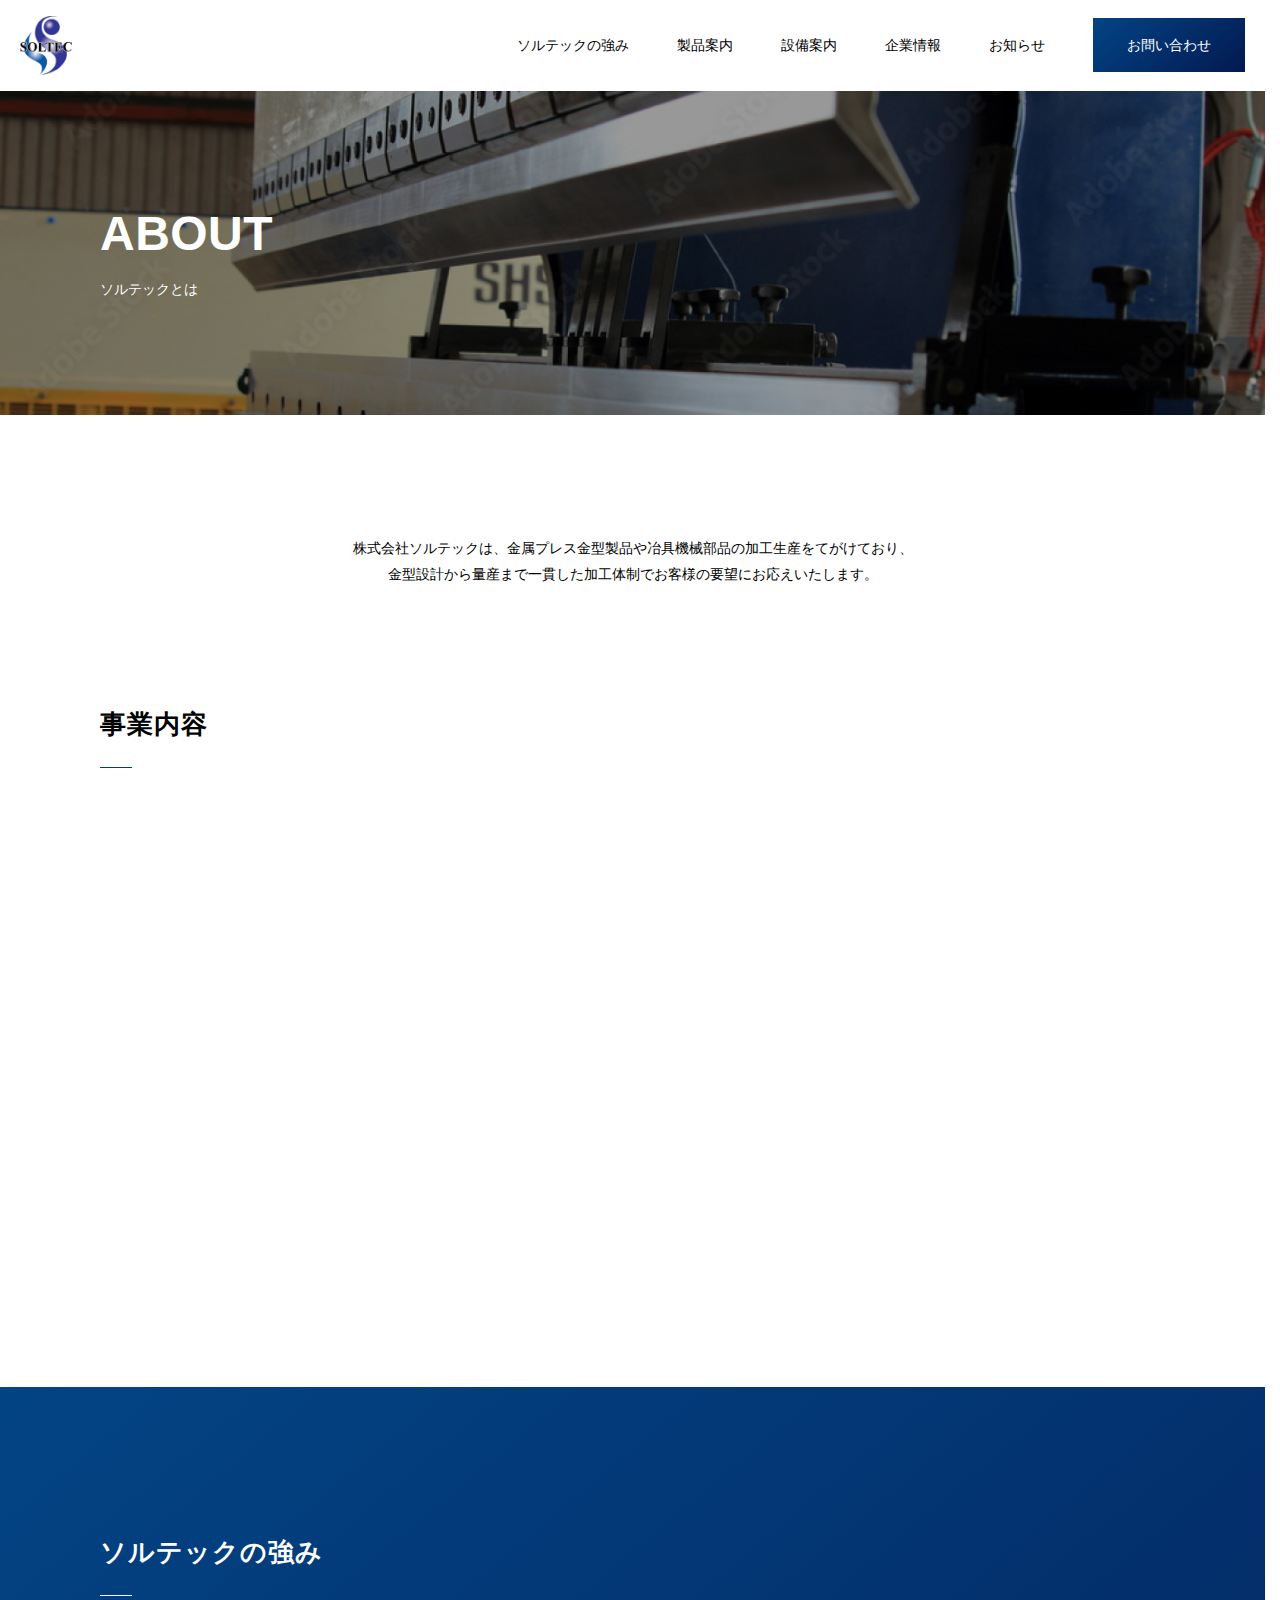
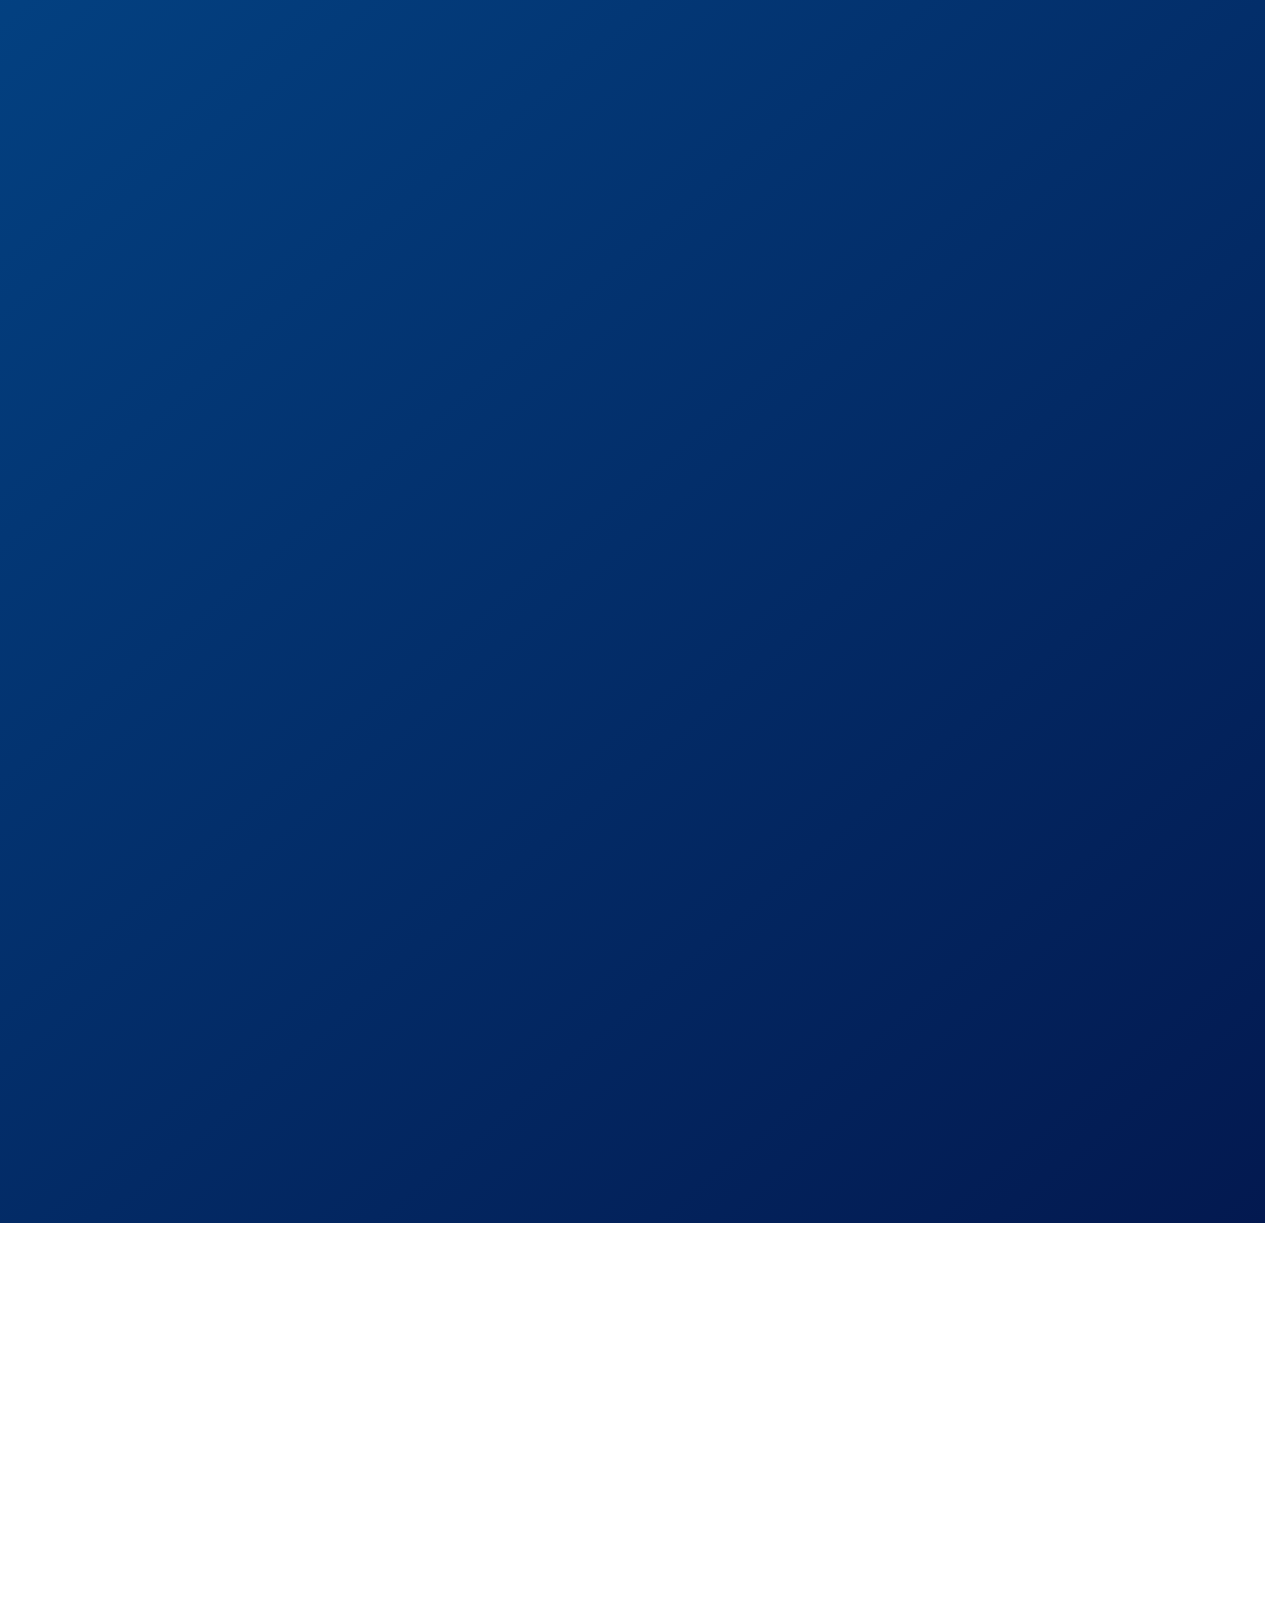
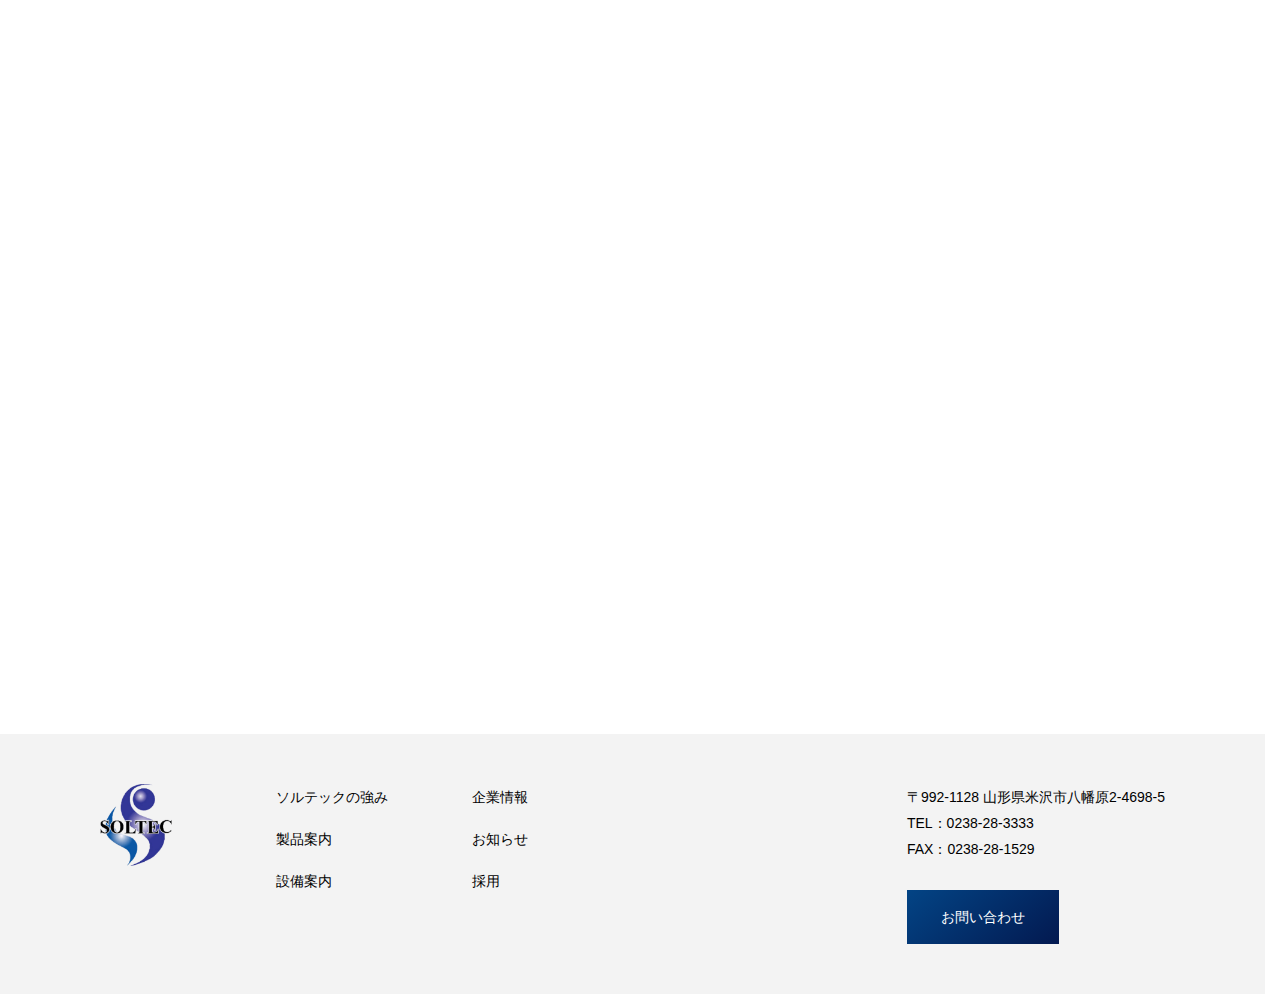
<file: about.html>
<!DOCTYPE html>
<html lang="ja">
    <!-- コンポーネント化したい（共通） -->
    <!-- ヘッド -->
    <head>
        <meta charset="UTF-8" />
        <meta name="viewport" content="width=device-width, initial-scale=1.0" />
        <meta
            name="description"
            content="株式会社ソルテック | ソルテックとは"
        />
        <meta
            name="keywords"
            content="株式会社ソルテックは、金型設計から量産まで一貫した加工体制でお客様の要望にお応えいたします。金属加工を通じ、豊かな未来をつくります。"
        />
        <title>株式会社ソルテック | ソルテックとは</title>
        <!-- ファビコン -->
        <link rel="shortcut icon" href="./images/soltec_logo.png" />
        <link rel="apple-touch-icon" href="./images/soltec_logo.png" />
        <!-- css -->
        <link rel="stylesheet" href="./css/reset.css" />
        <link rel="stylesheet" href="./css/common.css" />
        <link rel="stylesheet" href="./css/about.css" />
        <!-- js -->
        <script src="./js/common.js"></script>
    </head>

    <body>
        <!-- コンポーネント化したい（共通） -->
        <!-- ヘッダー -->
        <header>
            <a href="/">
                <img src="./images/soltec_logo.png" alt="soltec_logo" />
            </a>
            <nav>
                <a href="/about">ソルテックの強み</a>
                <a href="/product">製品案内</a>
                <a href="/equipment">設備案内</a>
                <a href="/company_information">企業情報</a>
                <a href="/news">お知らせ</a>
                <a href="/contact" class="header-contact">お問い合わせ</a>
            </nav>

            <button class="menu-icon" id="menu-icon" type="button">
                <span></span>
            </button>

            <div class="menu-sp anime-fade" id="menu-sp">
                <nav class="anime">
                    <a href="/about">ソルテックの強み</a>
                    <a href="/product">製品案内</a>
                    <a href="/equipment">設備案内</a>
                    <a href="/company_information">企業情報</a>
                    <a href="/news">お知らせ</a>
                    <button class="button-white">
                        <a href="/contact">お問い合わせ</a>
                    </button>
                </nav>
            </div>
        </header>

        <main>
            <!-- コンポーネント化したい（共通） -->
            <!-- コンテンツトップ -->
            <div class="content-top about">
                <h1 class="anime">ABOUT<span>ソルテックとは</span></h1>
            </div>

            <section class="text-center section-noflex">
                <p>
                    株式会社ソルテックは、金属プレス金型製品や冶具機械部品の加工生産をてがけており、<br />
                    金型設計から量産まで一貫した加工体制でお客様の要望にお応えいたします。
                </p>
            </section>

            <section class="section-side">
                <h2>
                    事業内容
                    <hr />
                </h2>
                <div class="section-content section-business">
                    <div class="section-business-block anime">
                        <img src="./images/business_01.jpg" alt="business_01" />
                        <div>
                            <p class="image-contents-ttl">金型設計・製作</p>
                            <p>
                                金型の製作は、創業当時から積み重ねてきた技術とノウハウを生かし、量産工程での不具合が多発しないよう適切な金型設計、製作を意識しています<br />
                                自動車関連部品、医療機器関連部品など、材質やサイズ、異なる様々な製品に合わせ、順送・単発の金型を設計、製作しています。量産後のフォロー体制も整えており、金型の修正、修繕にも対応しています。
                            </p>
                        </div>
                    </div>
                    <div class="section-business-block anime">
                        <img src="./images/business_02.jpg" alt="business_02" />
                        <div>
                            <p class="image-contents-ttl">プレス加工</p>
                            <p>
                                金属プレスは、固有技術の加工を生かし、高品質、低コスト、短納期で対応しています。また、プレス加工の最大の強みである安定した品質で大量生産を行えること、幅広い加工工程に対する知識を生かし、材料の歩留まり改善やマシンサイクルの向上、品質向上などに積極的に取り組むことで、お客様の要求にお応えしています。
                            </p>
                        </div>
                    </div>
                </div>
            </section>

            <section class="section-side section-about">
                <h2>
                    ソルテックの強み
                    <hr />
                </h2>
                <ul class="image-contents section-about-contents">
                    <li class="anime">
                        <img
                            src="./images/our_advantage_01.jpg"
                            alt="our_advantage_01"
                        />
                        <div>
                            <p class="image-contents-ttl">
                                <span class="image-contents-number">01</span
                                >一貫体制
                            </p>
                            <p>
                                多品種少量生産への対応力と技術力及び生産力を保有し、金型設計・金型製作・試作・量産・梱包・納品のすべてを自社内と協力工場で対応できる、一貫生産体制になっています。<br />
                                また、一貫生産体制のため、生産でのトラブルや金型不具合が発生した場合でも素早い対応ができます。<br />
                                在庫管理も当社で対応しますので、仕掛品の置き場の削減、輸送などの工程でかかるコストも調整可能です。
                            </p>
                        </div>
                    </li>
                    <li class="anime">
                        <img
                            src="./images/our_advantage_02.jpg"
                            alt="our_advantage_02"
                        />
                        <div>
                            <p class="image-contents-ttl">
                                <span class="image-contents-number">02</span
                                >お客様からの高い評価と信頼
                            </p>
                            <p>
                                品質・環境マネジメントシステムの国際規格「ISO9001」「ISO14001」の認証を取得している企業です。<br /><br />
                                お客様のニーズを的確に把握し、品質・納期・コスト並びにクレーム対応の継続的改善を実施し、より優れた品質と生産性、「顧客満足」の向上を目指しています。<br />
                                また、環境マネジメントシステムの継続的な改善を図り、事業活動、製品、及びサービスが環境に与える影響を考慮し、環境負荷低減、環境汚染の予防、に努めています。<br />
                                製品は、お客様の高い評価と信頼を築いています。
                            </p>
                        </div>
                    </li>
                    <li class="anime">
                        <img
                            src="./images/our_advantage_03.jpg"
                            alt="our_advantage_03"
                        />
                        <div>
                            <p class="image-contents-ttl">
                                <span class="image-contents-number">03</span
                                >高度な固有技術
                            </p>
                            <p>
                                プレス加工製品の問題解決と生産コスト低減に向けた新たな金型・プレス加工技術を持っています。<br />
                                「薄板材バリ無し打ち抜き工法」「金属組子カシメ工法」技術により、品質の安定、工程レス化によるコスト削減、短納期の対応が可能です。<br />
                                当社では、高い技術力と長年に亘り培ったノウハウを駆使した高度な固有技術により、付加価値比率の高い製造プロセス及び製品をご提供できます。
                            </p>
                            <a href=""> 薄板材バリ無し打ち抜き工法について </a>
                            <a href=""> 金属組子接合工法について </a>
                        </div>
                    </li>
                </ul>
            </section>

            <section class="section-about-product">
                <div class="section-about-product-01 anime">
                    <h2>
                        製品案内
                        <hr />
                    </h2>
                    <p>
                        ソルテックは、塑性加工を得意とする会社です。マシンの個性に、職人の経験と技を駆使し造られた素材は、半導体や車両、船舶、医療など幅広い分野で活躍。<br />
                        お客様が要望されたカタチ、お値段、納期に対し、職人ならではの工夫や発想を持ち、期待値を込めてお応えしています。
                        持ち、期待値を込めてお応えしています。
                    </p>
                    <button class="button-white">
                        <a href="/product">詳しく見る</a>
                    </button>
                </div>
                <div class="section-about-product-02 anime">
                    <h2>
                        製品案内
                        <hr />
                    </h2>
                    <p>
                        最新設備と職人の手技が生み出す高精度の技術で高品質な製品を製造します。<br />
                        また、1個からのご注⽂のお客様にも対応できる豊富な加⼯設備で貴社の加⼯部品調達の不安を解消いたします。
                    </p>
                    <button class="button-white">
                        <a href="/equipment">詳しく見る</a>
                    </button>
                </div>
            </section>

            <!-- コンポーネント化したい（共通） -->
            <!-- コンタクトセクション -->
            <section class="section-contact">
                <a href="tel:0238-28-3333" class="anime">
                    <span>電話で問い合わせる</span>
                    <p><img src="./images/tel.png" alt="tel" />0238-28-3333</p>
                </a>
                <a href="/contact" class="anime">
                    <span>フォームで問い合わせる</span>
                    <p>CONTACT</p>
                </a>
                <a href="tel:0238-28-1529" class="anime">
                    <span>FAXで問い合わせる</span>
                    <p><img src="./images/fax.png" alt="fax" />0238-28-1529</p>
                </a>
            </section>
        </main>

        <!-- コンポーネント化したい（共通） -->
        <!-- フッター -->
        <footer>
            <div class="footer-navigation">
                <img src="./images/soltec_logo.png" alt="soltec_logo" />
                <nav class="footer-pc">
                    <div>
                        <a href="/about">ソルテックの強み</a>
                        <a href="/product">製品案内</a>
                        <a href="/equipment">設備案内</a>
                    </div>
                    <div>
                        <a href="/company_information">企業情報</a>
                        <a href="/news">お知らせ</a>
                        <a href="">採用</a>
                    </div>
                </nav>
            </div>
            <div class="footer-contact-info">
                <p>
                    〒992-1128 山形県米沢市八幡原2-4698-5<br />
                    TEL：0238-28-3333<br />
                    FAX：0238-28-1529
                </p>
                <a href="/contact" class="header-contact">お問い合わせ</a>
            </div>
            <nav class="footer-sp">
                <div>
                    <a href="/about">ソルテックの強み</a>
                    <a href="/product">製品案内</a>
                    <a href="/equipment">設備案内</a>
                </div>
                <div>
                    <a href="/company_information">企業情報</a>
                    <a href="/news">お知らせ</a>
                    <a href="">採用</a>
                </div>
            </nav>
        </footer>
    </body>
</html>
</file>
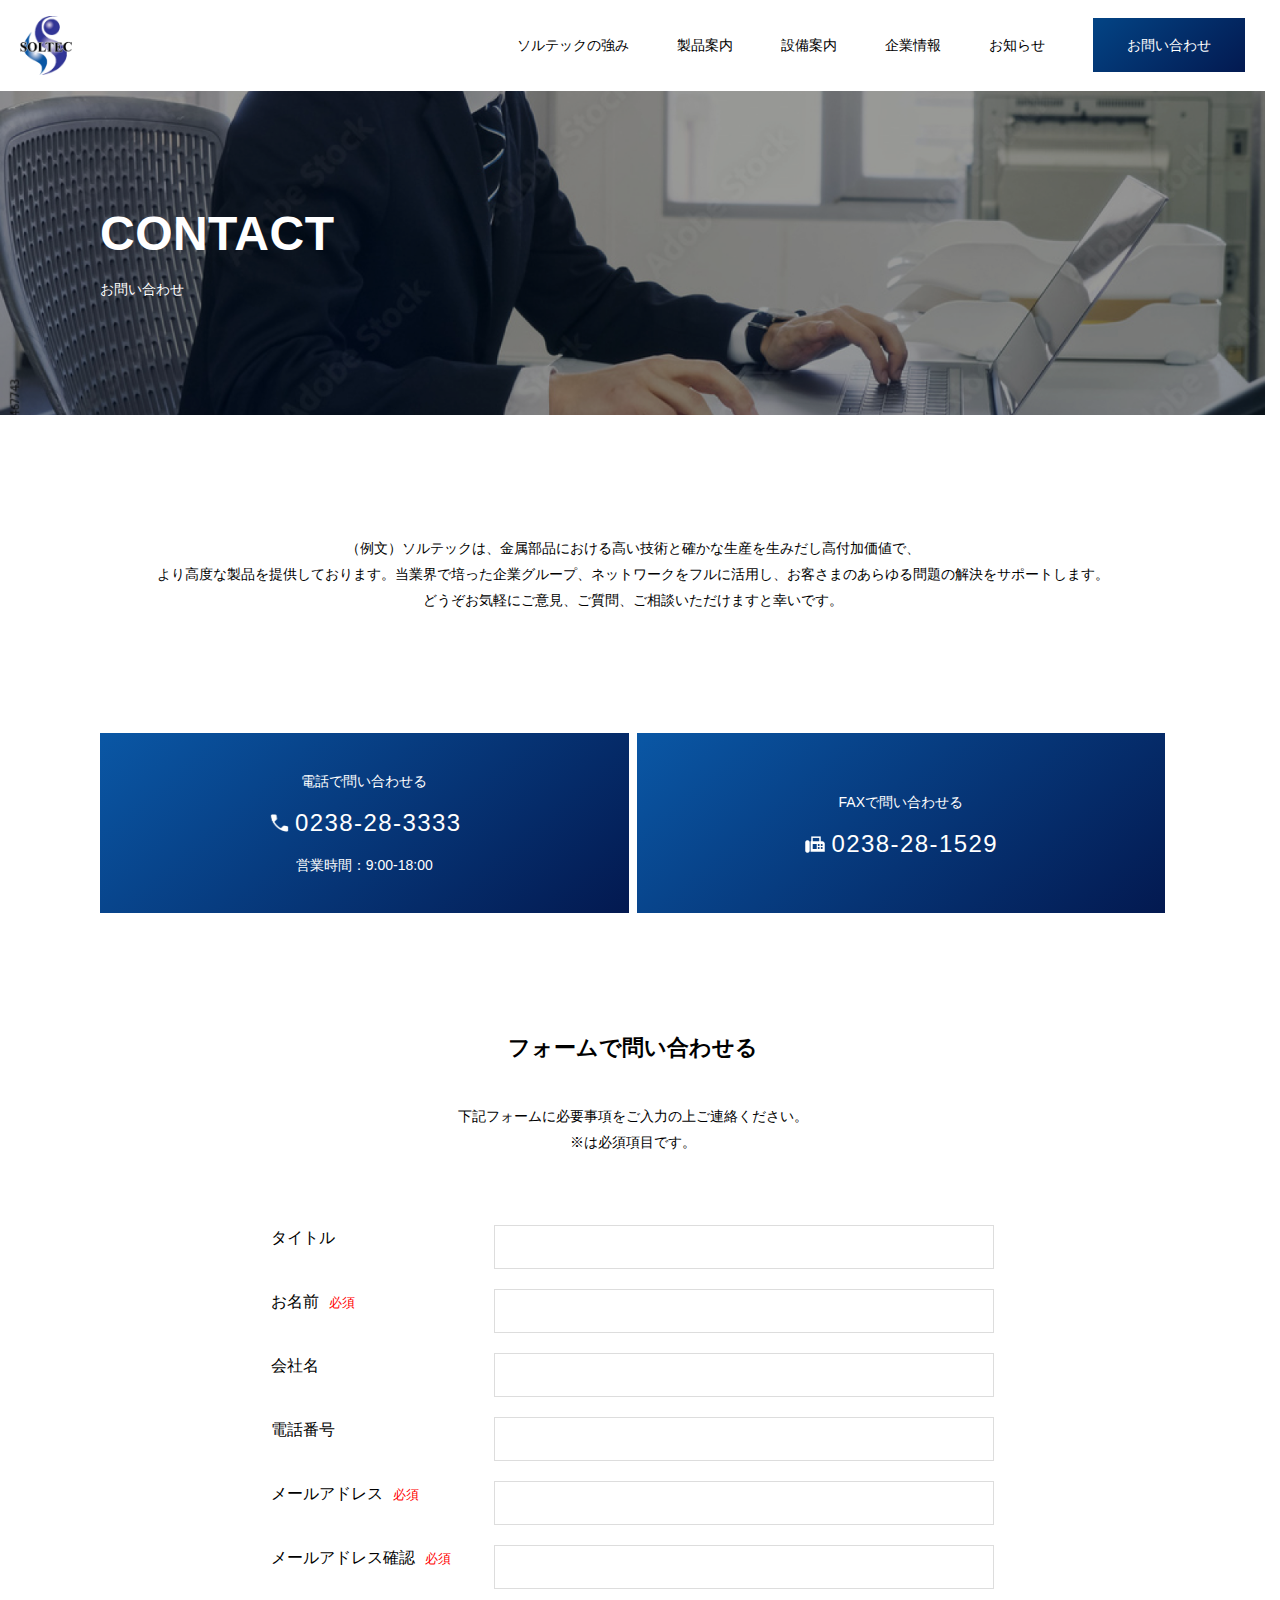
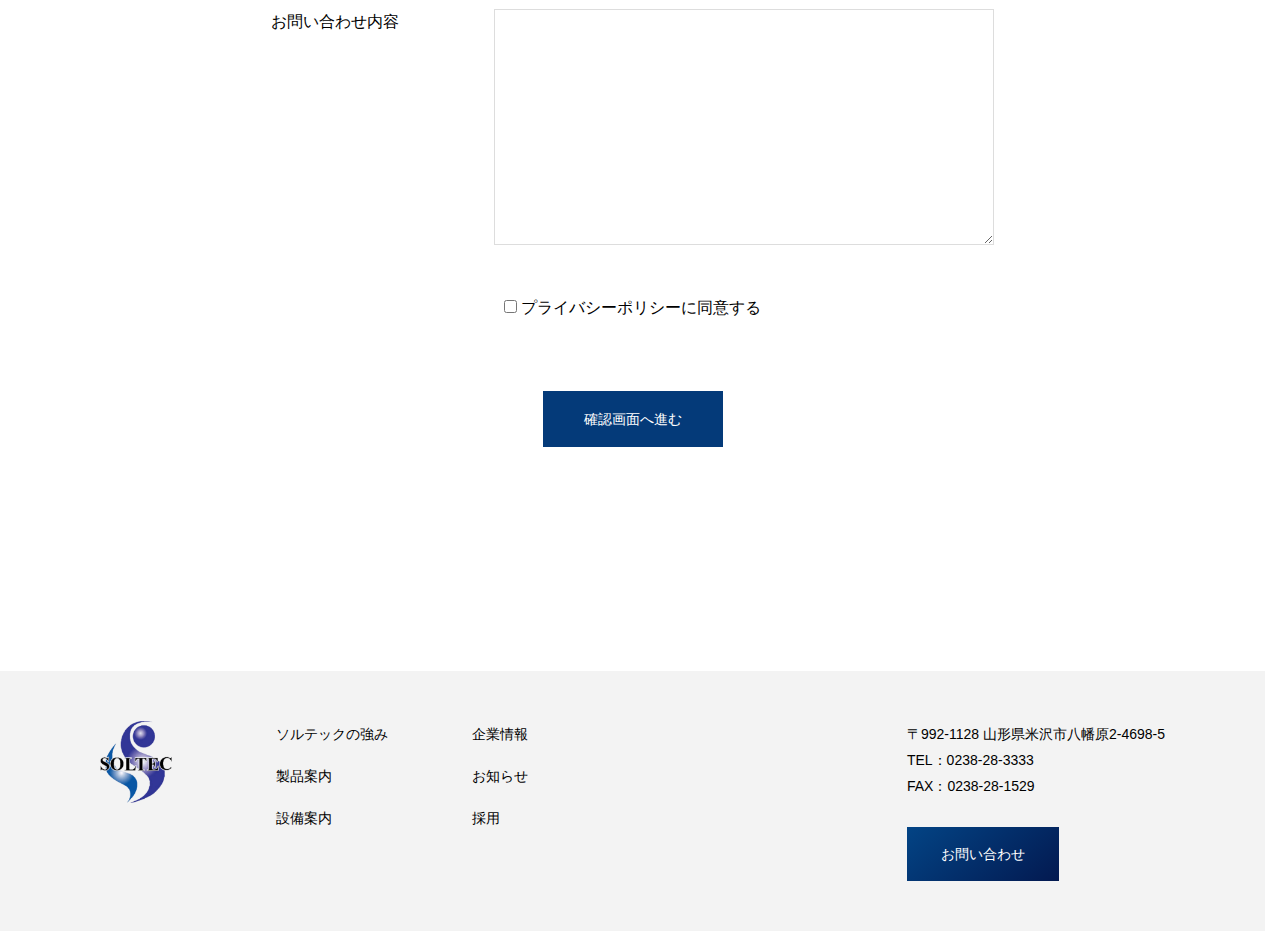
<file: contact.html>
<!DOCTYPE html>
<html lang="ja">
    <!-- コンポーネント化したい（共通） -->
    <!-- ヘッド -->
    <head>
        <meta charset="UTF-8" />
        <meta name="viewport" content="width=device-width, initial-scale=1.0" />
        <meta name="description" content="株式会社ソルテック | お問い合わせ" />
        <meta
            name="keywords"
            content="株式会社ソルテックは、金型設計から量産まで一貫した加工体制でお客様の要望にお応えいたします。金属加工を通じ、豊かな未来をつくります。"
        />
        <title>株式会社ソルテック | お問い合わせ</title>
        <!-- ファビコン -->
        <link rel="shortcut icon" href="./images/soltec_logo.png" />
        <link rel="apple-touch-icon" href="./images/soltec_logo.png" />
        <!-- css -->
        <link rel="stylesheet" href="./css/reset.css" />
        <link rel="stylesheet" href="./css/common.css" />
        <link rel="stylesheet" href="./css/contact.css" />
        <!-- js -->
        <script src="./js/common.js"></script>
    </head>
    <body>
        <!-- コンポーネント化したい（共通） -->
        <!-- ヘッダー -->
        <header>
            <a href="/">
                <img src="./images/soltec_logo.png" alt="soltec_logo" />
            </a>
            <nav>
                <a href="/about">ソルテックの強み</a>
                <a href="/product">製品案内</a>
                <a href="/equipment">設備案内</a>
                <a href="/company_information">企業情報</a>
                <a href="/news">お知らせ</a>
                <a href="/contact" class="header-contact">お問い合わせ</a>
            </nav>

            <button class="menu-icon" id="menu-icon" type="button">
                <span></span>
            </button>

            <div class="menu-sp anime-fade" id="menu-sp">
                <nav class="anime">
                    <a href="/about">ソルテックの強み</a>
                    <a href="/product">製品案内</a>
                    <a href="/equipment">設備案内</a>
                    <a href="/company_information">企業情報</a>
                    <a href="/news">お知らせ</a>
                    <button class="button-white">
                        <a href="/contact">お問い合わせ</a>
                    </button>
                </nav>
            </div>
        </header>

        <main id="contact-form">
            <!-- コンポーネント化したい（共通） -->
            <!-- コンテンツトップ -->
            <div class="content-top contact">
                <h1 class="anime">CONTACT<span>お問い合わせ</span></h1>
            </div>
            <section class="text-center section-noflex">
                <p>
                    （例文）ソルテックは、金属部品における高い技術と確かな生産を生みだし高付加価値で、
                    <br />
                    より高度な製品を提供しております。当業界で培った企業グループ、ネットワークをフルに活用し、お客さまのあらゆる問題の解決をサポートします。<br />
                    どうぞお気軽にご意見、ご質問、ご相談いただけますと幸いです。
                </p>
            </section>
            <section class="section-contact">
                <a href="tel:0238-28-3333">
                    <span>電話で問い合わせる</span>
                    <p><img src="./images/tel.png" alt="tel" />0238-28-3333</p>
                    <span>営業時間：9:00-18:00</span>
                </a>
                <a href="tel:0238-28-1529">
                    <span>FAXで問い合わせる</span>
                    <p><img src="./images/fax.png" alt="fax" />0238-28-1529</p>
                </a>
            </section>

            <section class="form-erea section-noflex text-center">
                <div class="page-top-area">
                    <h3 class="page-heading">フォームで問い合わせる</h3>
                    <p>
                        下記フォームに必要事項をご入力の上ご連絡ください。<br />
                        ※は必須項目です。
                    </p>
                </div>
                <form action="/my-handling-form-page" method="post">
                    <ul>
                        <li>
                            <label for="form-title">タイトル</label>
                            <input
                                type="text"
                                id="form-title"
                                name="form_title"
                            />
                        </li>
                        <li>
                            <label for="name">お名前<span>必須</span></label>
                            <input type="text" id="name" name="user_name" />
                        </li>
                        <li>
                            <label for="company">会社名</label>
                            <input
                                type="text"
                                id="company"
                                name="company_name"
                            />
                        </li>
                        <li>
                            <label for="phone">電話番号</label>
                            <input type="tel" id="phone" name="phone_number" />
                        </li>
                        <li>
                            <label for="email"
                                >メールアドレス<span>必須</span></label
                            >
                            <input type="email" id="email" name="user_email" />
                        </li>
                        <li>
                            <label for="confirm-email"
                                >メールアドレス確認<span>必須</span></label
                            >
                            <input
                                type="email"
                                id="confirm-email"
                                name="confirm_user_email"
                            />
                        </li>
                        <li>
                            <label for="message">お問い合わせ内容</label>
                            <textarea
                                id="message"
                                name="user_message"
                            ></textarea>
                        </li>
                    </ul>

                    <input
                        type="checkbox"
                        id="privacy-policy"
                        name="privacy_policy_agreement"
                    />
                    <label for="privacy-policy"
                        >プライバシーポリシーに同意する</label
                    >

                    <input
                        class="button-blue"
                        type="submit"
                        value="確認画面へ進む"
                    />
                </form>
            </section>
        </main>

        <!-- コンポーネント化したい（共通） -->
        <!-- フッター -->
        <footer>
            <div class="footer-navigation">
                <img src="./images/soltec_logo.png" alt="soltec_logo" />
                <nav class="footer-pc">
                    <div>
                        <a href="/about">ソルテックの強み</a>
                        <a href="/product">製品案内</a>
                        <a href="/equipment">設備案内</a>
                    </div>
                    <div>
                        <a href="/company_information">企業情報</a>
                        <a href="/news">お知らせ</a>
                        <a href="">採用</a>
                    </div>
                </nav>
            </div>
            <div class="footer-contact-info">
                <p>
                    〒992-1128 山形県米沢市八幡原2-4698-5<br />
                    TEL：0238-28-3333<br />
                    FAX：0238-28-1529
                </p>
                <a href="/contact" class="header-contact">お問い合わせ</a>
            </div>
            <nav class="footer-sp">
                <div>
                    <a href="/about">ソルテックの強み</a>
                    <a href="/product">製品案内</a>
                    <a href="/equipment">設備案内</a>
                </div>
                <div>
                    <a href="/company_information">企業情報</a>
                    <a href="/news">お知らせ</a>
                    <a href="">採用</a>
                </div>
            </nav>
        </footer>
    </body>
</html>
</file>
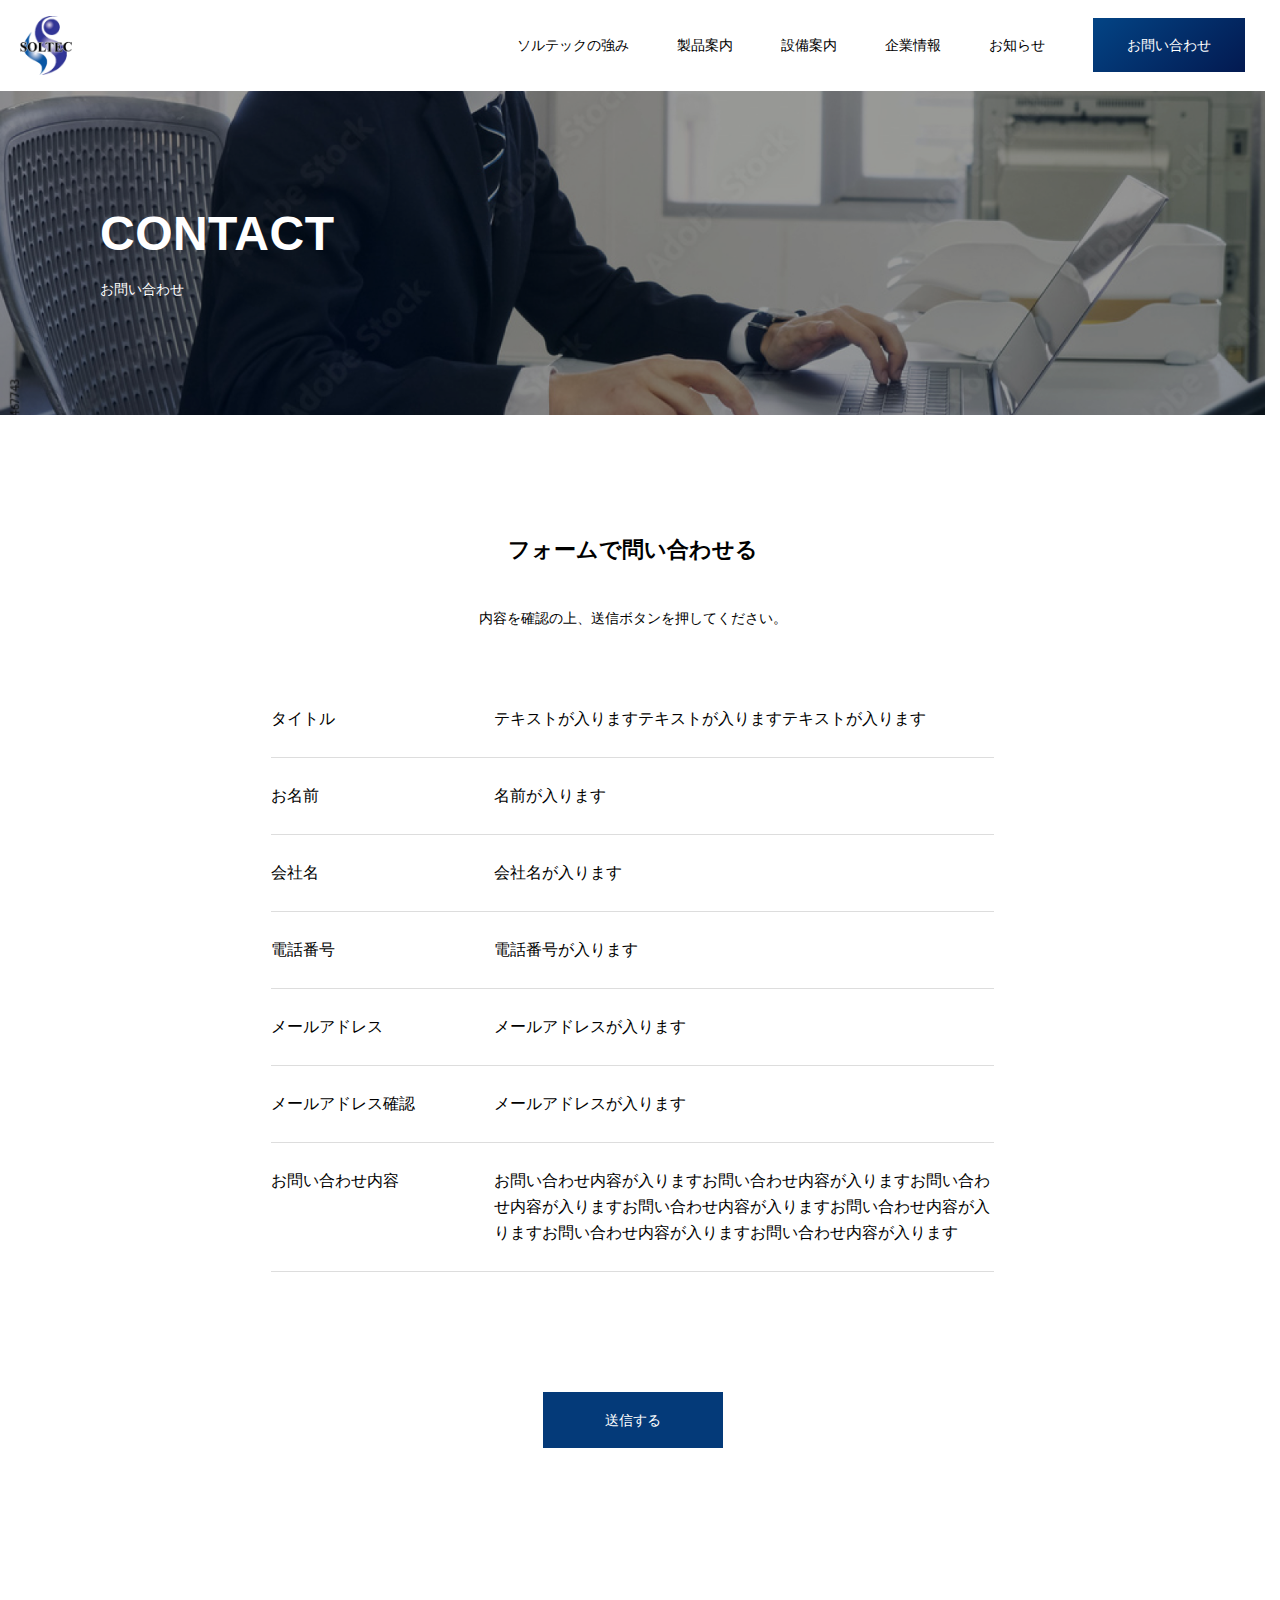
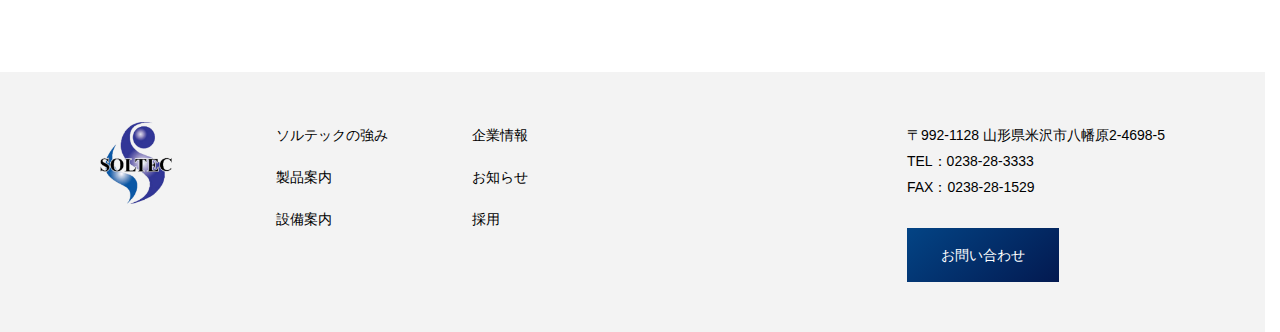
<file: contact_confirm.html>
<!DOCTYPE html>
<html lang="ja">
    <!-- コンポーネント化したい（共通） -->
    <!-- ヘッド -->
    <head>
        <meta charset="UTF-8" />
        <meta name="viewport" content="width=device-width, initial-scale=1.0" />
        <meta name="description" content="株式会社ソルテック | お問い合わせ" />
        <meta
            name="keywords"
            content="株式会社ソルテックは、金型設計から量産まで一貫した加工体制でお客様の要望にお応えいたします。金属加工を通じ、豊かな未来をつくります。"
        />
        <title>株式会社ソルテック | お問い合わせ</title>
        <!-- ファビコン -->
        <link rel="shortcut icon" href="./images/soltec_logo.png" />
        <link rel="apple-touch-icon" href="./images/soltec_logo.png" />
        <!-- css -->
        <link rel="stylesheet" href="./css/reset.css" />
        <link rel="stylesheet" href="./css/common.css" />
        <link rel="stylesheet" href="./css/contact.css" />
        <!-- js -->
        <script src="./js/common.js"></script>
    </head>
    <body>
        <!-- コンポーネント化したい（共通） -->
        <!-- ヘッダー -->
        <header>
            <a href="/">
                <img src="./images/soltec_logo.png" alt="soltec_logo" />
            </a>
            <nav>
                <a href="/about">ソルテックの強み</a>
                <a href="/product">製品案内</a>
                <a href="/equipment">設備案内</a>
                <a href="/company_information">企業情報</a>
                <a href="/news">お知らせ</a>
                <a href="/contact" class="header-contact">お問い合わせ</a>
            </nav>

            <button class="menu-icon" id="menu-icon" type="button">
                <span></span>
            </button>

            <div class="menu-sp anime-fade" id="menu-sp">
                <nav class="anime">
                    <a href="/about">ソルテックの強み</a>
                    <a href="/product">製品案内</a>
                    <a href="/equipment">設備案内</a>
                    <a href="/company_information">企業情報</a>
                    <a href="/news">お知らせ</a>
                    <button class="button-white">
                        <a href="/contact">お問い合わせ</a>
                    </button>
                </nav>
            </div>
        </header>

        <main id="confirm-page">
            <!-- コンポーネント化したい（共通） -->
            <!-- コンテンツトップ -->
            <div class="content-top contact">
                <h1 class="anime">CONTACT<span>お問い合わせ</span></h1>
            </div>

            <section class="section-noflex">
                <div class="page-top-area text-center">
                    <h3 class="page-heading">フォームで問い合わせる</h3>
                    <p>内容を確認の上、送信ボタンを押してください。</p>
                </div>
                <ul>
                    <li>
                        <span>タイトル</span
                        ><span
                            >テキストが入りますテキストが入りますテキストが入ります</span
                        >
                    </li>
                    <li><span>お名前</span><span>名前が入ります</span></li>
                    <li><span>会社名</span><span>会社名が入ります</span></li>
                    <li>
                        <span>電話番号</span><span>電話番号が入ります</span>
                    </li>
                    <li>
                        <span>メールアドレス</span
                        ><span>メールアドレスが入ります</span>
                    </li>
                    <li>
                        <span>メールアドレス確認</span
                        ><span>メールアドレスが入ります</span>
                    </li>
                    <li>
                        <span>お問い合わせ内容</span
                        ><span
                            >お問い合わせ内容が入りますお問い合わせ内容が入りますお問い合わせ内容が入りますお問い合わせ内容が入りますお問い合わせ内容が入りますお問い合わせ内容が入りますお問い合わせ内容が入ります</span
                        >
                    </li>
                </ul>

                <input class="button-blue" type="submit" value="送信する" />
            </section>
        </main>

        <!-- コンポーネント化したい（共通） -->
        <!-- フッター -->
        <footer>
            <div class="footer-navigation">
                <img src="./images/soltec_logo.png" alt="soltec_logo" />
                <nav class="footer-pc">
                    <div>
                        <a href="/about">ソルテックの強み</a>
                        <a href="/product">製品案内</a>
                        <a href="/equipment">設備案内</a>
                    </div>
                    <div>
                        <a href="/company_information">企業情報</a>
                        <a href="/news">お知らせ</a>
                        <a href="">採用</a>
                    </div>
                </nav>
            </div>
            <div class="footer-contact-info">
                <p>
                    〒992-1128 山形県米沢市八幡原2-4698-5<br />
                    TEL：0238-28-3333<br />
                    FAX：0238-28-1529
                </p>
                <a href="/contact" class="header-contact">お問い合わせ</a>
            </div>
            <nav class="footer-sp">
                <div>
                    <a href="/about">ソルテックの強み</a>
                    <a href="/product">製品案内</a>
                    <a href="/equipment">設備案内</a>
                </div>
                <div>
                    <a href="/company_information">企業情報</a>
                    <a href="/news">お知らせ</a>
                    <a href="">採用</a>
                </div>
            </nav>
        </footer>
    </body>
</html>
</file>
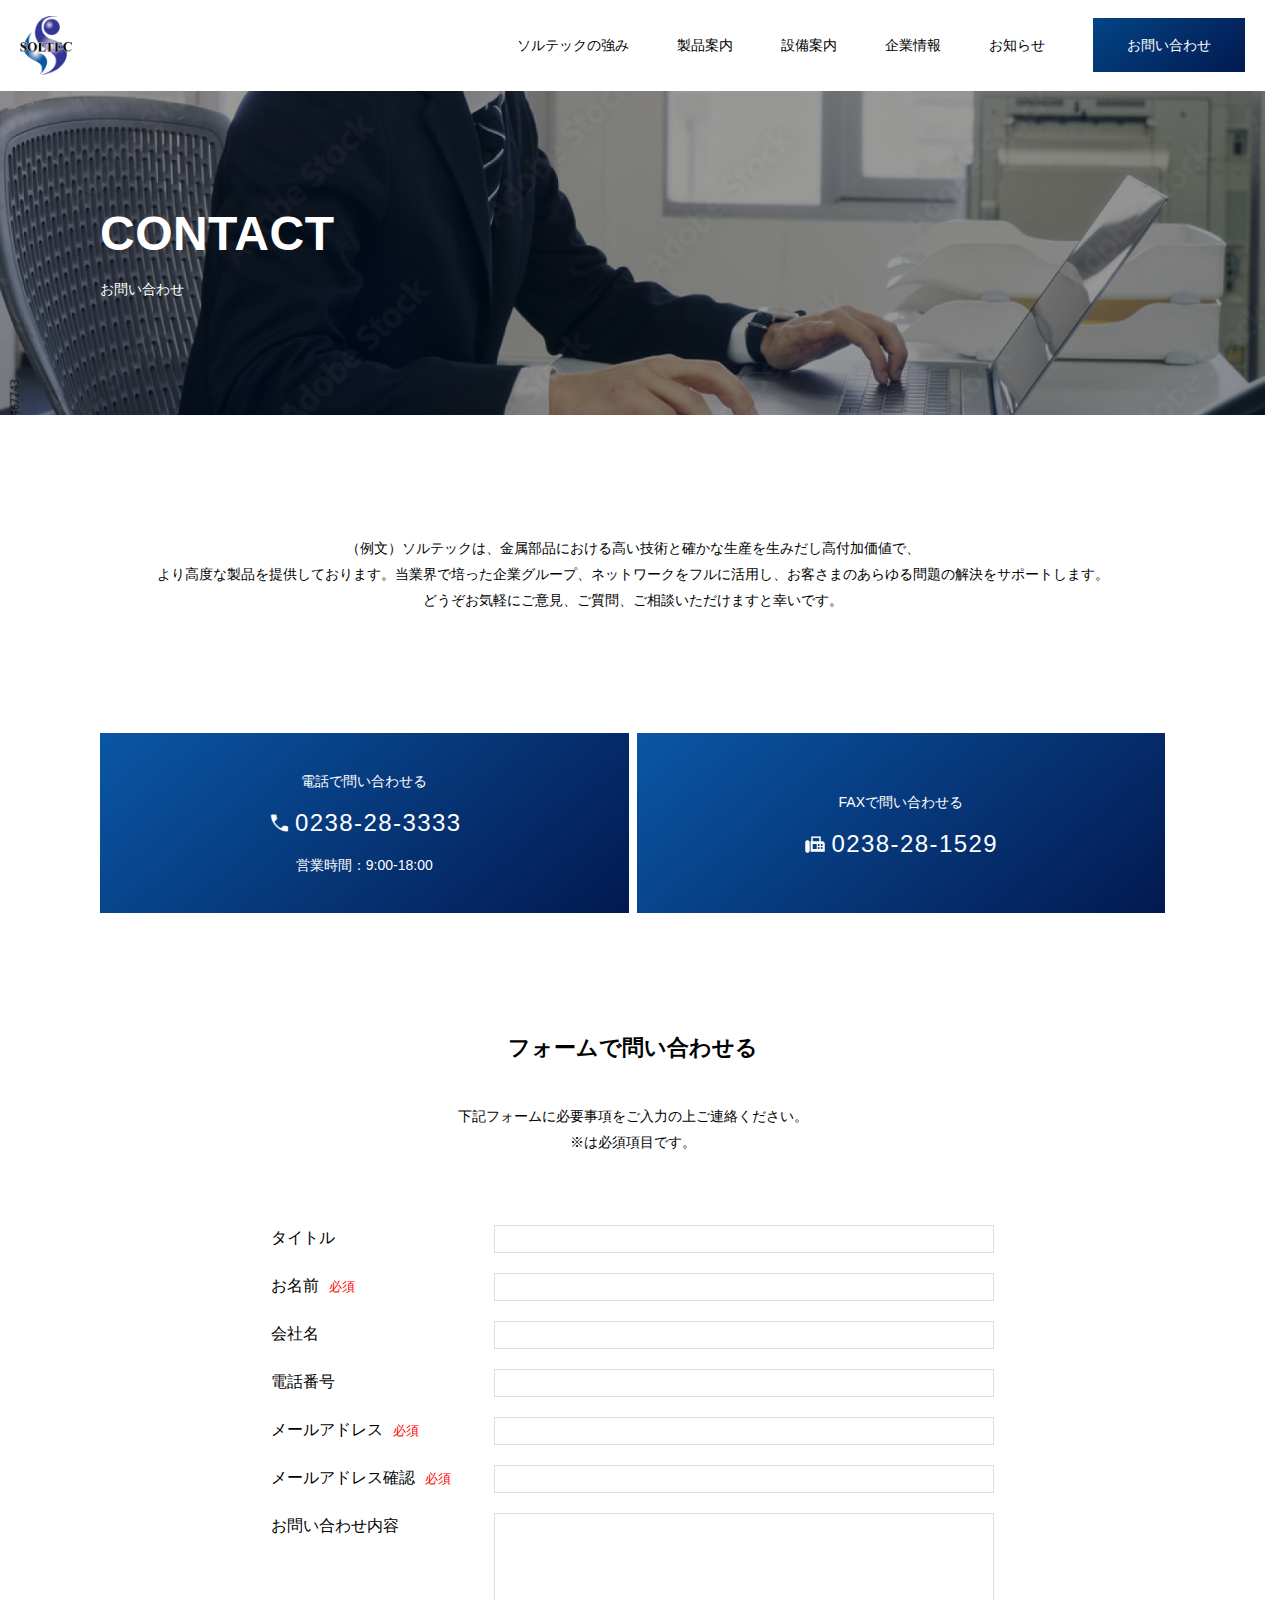
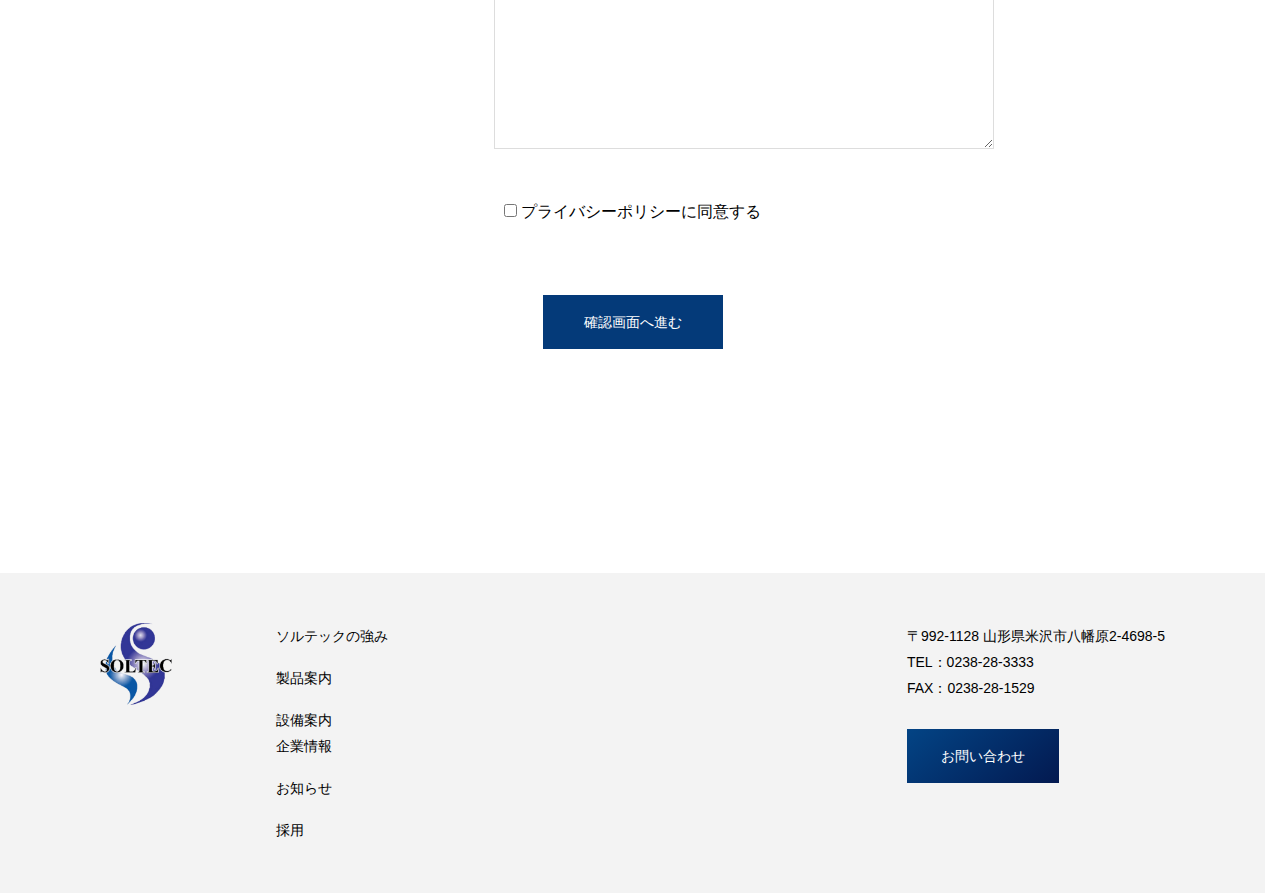
<file: contact_form.html>
<!DOCTYPE html>
<html lang="ja">
    <!-- コンポーネント化したい（共通） -->
    <!-- ヘッド -->
    <head>
        <meta charset="UTF-8" />
        <meta name="viewport" content="width=device-width, initial-scale=1.0" />
        <meta name="description" content="株式会社ソルテック | 製品案内" />
        <meta name="keywords" content="株式会社ソルテック | 製品案内" />
        <title>株式会社ソルテック | 製品案内</title>
        <link rel="stylesheet" href="./css/reset.css" />
        <link rel="stylesheet" href="./css/common.css" />
        <link rel="stylesheet" href="./css/contact_form.css" />
    </head>
    <body>
        <!-- コンポーネント化したい（共通） -->
        <!-- ヘッダー -->
        <header>
            <a href="/"
                ><img src="./images/soltec_logo.png" alt="soltec_logo"
            /></a>
            <nav>
                <a href="/about">ソルテックの強み</a>
                <a href="/product">製品案内</a>
                <a href="/equipment">設備案内</a>
                <a href="/company_information">企業情報</a>
                <a href="/news">お知らせ</a>
                <a href="/contact" class="header-contact">お問い合わせ</a>
            </nav>
        </header>

        <main id="contact-form">
            <!-- コンポーネント化したい（共通） -->
            <!-- コンテンツトップ -->
            <div class="content-top contact">
                <h1>CONTACT<span>お問い合わせ</span></h1>
            </div>
            <section class="text-center section-noflex">
                <p>
                    （例文）ソルテックは、金属部品における高い技術と確かな生産を生みだし高付加価値で、
                    <br />
                    より高度な製品を提供しております。当業界で培った企業グループ、ネットワークをフルに活用し、お客さまのあらゆる問題の解決をサポートします。<br />
                    どうぞお気軽にご意見、ご質問、ご相談いただけますと幸いです。
                </p>
            </section>
            <section class="section-contact">
                <a href="tel:0238-28-3333">
                    <span>電話で問い合わせる</span>
                    <p><img src="./images/tel.png" alt="tel" />0238-28-3333</p>
                    <span>営業時間：9:00-18:00</span>
                </a>
                <a href="tel:0238-28-1529">
                    <span>FAXで問い合わせる</span>
                    <p><img src="./images/fax.png" alt="fax" />0238-28-1529</p>
                </a>
            </section>

            <section class="form-erea section-noflex text-center">
                <div class="page-top-area">
                    <h3 class="page-heading">フォームで問い合わせる</h3>
                    <p>
                        下記フォームに必要事項をご入力の上ご連絡ください。<br />
                        ※は必須項目です。
                    </p>
                </div>
                <form action="/my-handling-form-page" method="post">
                    <ul>
                        <li>
                            <label for="form-title">タイトル</label>
                            <input
                                type="text"
                                id="form-title"
                                name="form_title"
                            />
                        </li>
                        <li>
                            <label for="name">お名前<span>必須</span></label>
                            <input type="text" id="name" name="user_name" />
                        </li>
                        <li>
                            <label for="company">会社名</label>
                            <input
                                type="text"
                                id="company"
                                name="company_name"
                            />
                        </li>
                        <li>
                            <label for="phone">電話番号</label>
                            <input type="tel" id="phone" name="phone_number" />
                        </li>
                        <li>
                            <label for="email"
                                >メールアドレス<span>必須</span></label
                            >
                            <input type="email" id="email" name="user_email" />
                        </li>
                        <li>
                            <label for="confirm-email"
                                >メールアドレス確認<span>必須</span></label
                            >
                            <input
                                type="email"
                                id="confirm-email"
                                name="confirm_user_email"
                            />
                        </li>
                        <li>
                            <label for="message">お問い合わせ内容</label>
                            <textarea
                                id="message"
                                name="user_message"
                            ></textarea>
                        </li>
                    </ul>

                    <input
                        type="checkbox"
                        id="privacy-policy"
                        name="privacy_policy_agreement"
                    />
                    <label for="privacy-policy"
                        >プライバシーポリシーに同意する</label
                    >

                    <input
                        class="button-blue"
                        type="submit"
                        value="確認画面へ進む"
                    />
                </form>
            </section>
        </main>

        <!-- コンポーネント化したい（共通） -->
        <!-- フッター -->
        <footer>
            <div class="footer-navigation">
                <img src="./images/soltec_logo.png" alt="soltec_logo" />
                <nav>
                    <div>
                        <a href="/about">ソルテックの強み</a>
                        <a href="/product">製品案内</a>
                        <a href="/equipment">設備案内</a>
                    </div>
                    <div>
                        <a href="/company_information">企業情報</a>
                        <a href="/news">お知らせ</a>
                        <a href="">採用</a>
                    </div>
                </nav>
            </div>
            <div class="footer-contact-info">
                <p>
                    〒992-1128 山形県米沢市八幡原2-4698-5<br />
                    TEL：0238-28-3333<br />
                    FAX：0238-28-1529
                </p>
                <a href="/contact" class="header-contact">お問い合わせ</a>
            </div>
        </footer>
    </body>
</html>
</file>
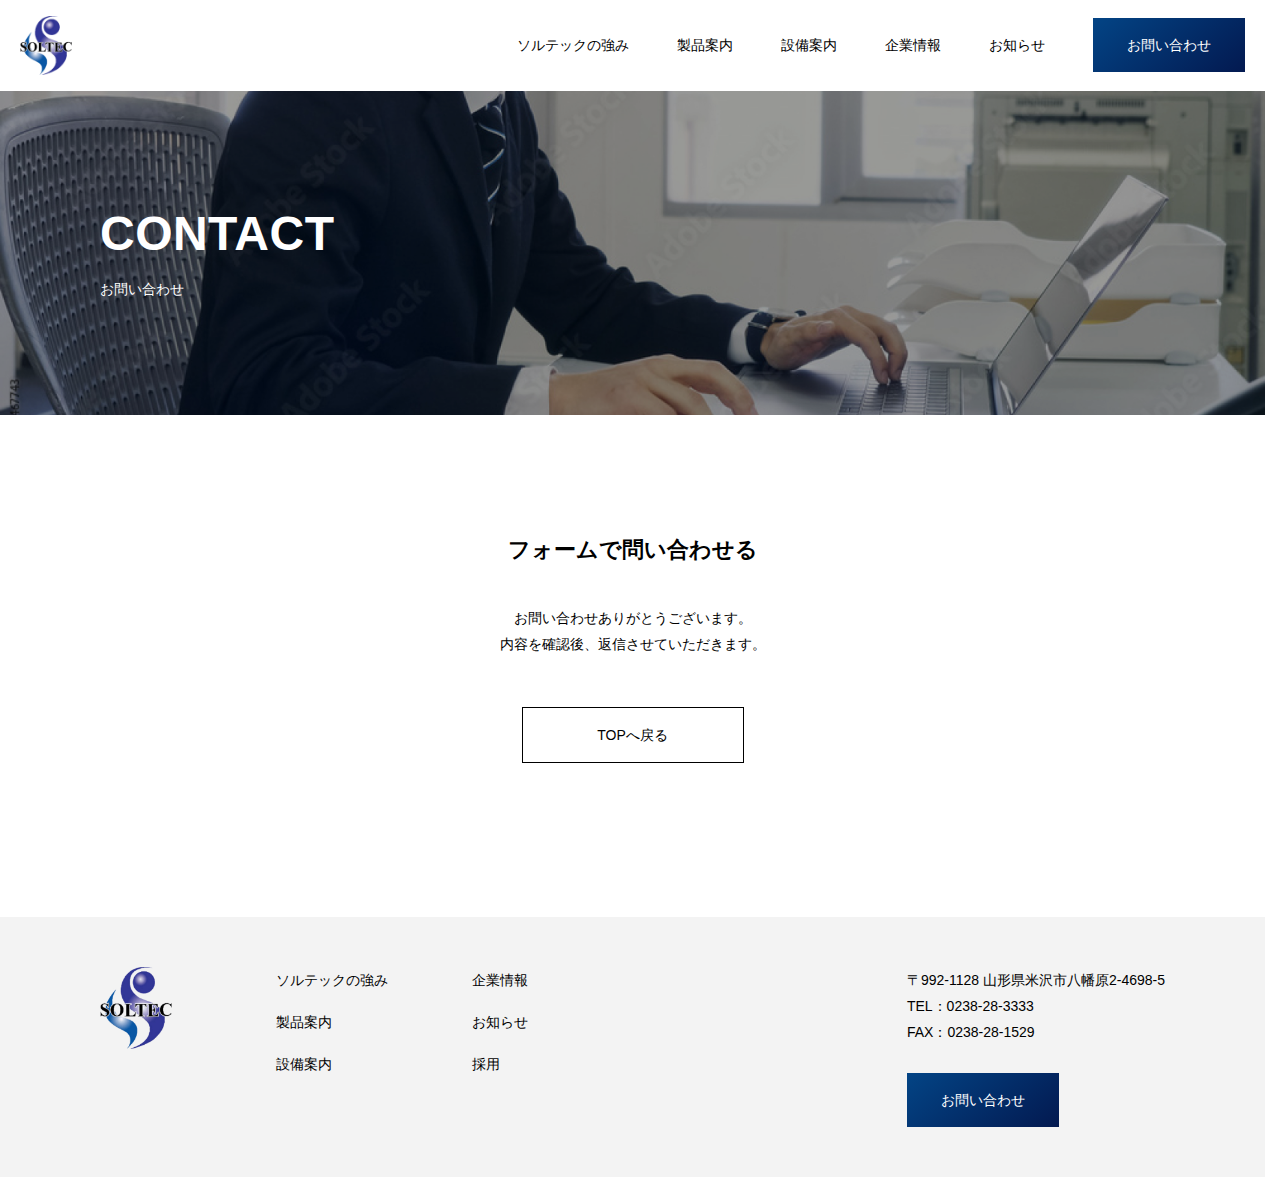
<file: contact_thanks.html>
<!DOCTYPE html>
<html lang="ja">
    <!-- コンポーネント化したい（共通） -->
    <!-- ヘッド -->
    <head>
        <meta charset="UTF-8" />
        <meta name="viewport" content="width=device-width, initial-scale=1.0" />
        <meta name="description" content="株式会社ソルテック | お問い合わせ" />
        <meta
            name="keywords"
            content="株式会社ソルテックは、金型設計から量産まで一貫した加工体制でお客様の要望にお応えいたします。金属加工を通じ、豊かな未来をつくります。"
        />
        <title>株式会社ソルテック | お問い合わせ</title>
        <!-- ファビコン -->
        <link rel="shortcut icon" href="./images/soltec_logo.png" />
        <link rel="apple-touch-icon" href="./images/soltec_logo.png" />
        <!-- css -->
        <link rel="stylesheet" href="./css/reset.css" />
        <link rel="stylesheet" href="./css/common.css" />
        <!-- js -->
        <script src="./js/common.js"></script>
    </head>
    <body>
        <!-- コンポーネント化したい（共通） -->
        <!-- ヘッダー -->
        <header>
            <a href="/">
                <img src="./images/soltec_logo.png" alt="soltec_logo" />
            </a>
            <nav>
                <a href="/about">ソルテックの強み</a>
                <a href="/product">製品案内</a>
                <a href="/equipment">設備案内</a>
                <a href="/company_information">企業情報</a>
                <a href="/news">お知らせ</a>
                <a href="/contact" class="header-contact">お問い合わせ</a>
            </nav>

            <button class="menu-icon" id="menu-icon" type="button">
                <span></span>
            </button>

            <div class="menu-sp anime-fade" id="menu-sp">
                <nav class="anime">
                    <a href="/about">ソルテックの強み</a>
                    <a href="/product">製品案内</a>
                    <a href="/equipment">設備案内</a>
                    <a href="/company_information">企業情報</a>
                    <a href="/news">お知らせ</a>
                    <button class="button-white">
                        <a href="/contact">お問い合わせ</a>
                    </button>
                </nav>
            </div>
        </header>

        <main>
            <!-- コンポーネント化したい（共通） -->
            <!-- コンテンツトップ -->
            <div class="content-top contact">
                <h1 class="anime">CONTACT<span>お問い合わせ</span></h1>
            </div>

            <section class="section-noflex text-center">
                <div class="page-top-area">
                    <h3 class="page-heading">フォームで問い合わせる</h3>
                    <p>
                        お問い合わせありがとうございます。<br />
                        内容を確認後、返信させていただきます。
                    </p>
                </div>
                <button class="button-border">
                    <a href="/top">TOPへ戻る</a>
                </button>
            </section>
        </main>

        <!-- コンポーネント化したい（共通） -->
        <!-- フッター -->
        <footer>
            <div class="footer-navigation">
                <img src="./images/soltec_logo.png" alt="soltec_logo" />
                <nav class="footer-pc">
                    <div>
                        <a href="/about">ソルテックの強み</a>
                        <a href="/product">製品案内</a>
                        <a href="/equipment">設備案内</a>
                    </div>
                    <div>
                        <a href="/company_information">企業情報</a>
                        <a href="/news">お知らせ</a>
                        <a href="">採用</a>
                    </div>
                </nav>
            </div>
            <div class="footer-contact-info">
                <p>
                    〒992-1128 山形県米沢市八幡原2-4698-5<br />
                    TEL：0238-28-3333<br />
                    FAX：0238-28-1529
                </p>
                <a href="/contact" class="header-contact">お問い合わせ</a>
            </div>
            <nav class="footer-sp">
                <div>
                    <a href="/about">ソルテックの強み</a>
                    <a href="/product">製品案内</a>
                    <a href="/equipment">設備案内</a>
                </div>
                <div>
                    <a href="/company_information">企業情報</a>
                    <a href="/news">お知らせ</a>
                    <a href="">採用</a>
                </div>
            </nav>
        </footer>
    </body>
</html>
</file>
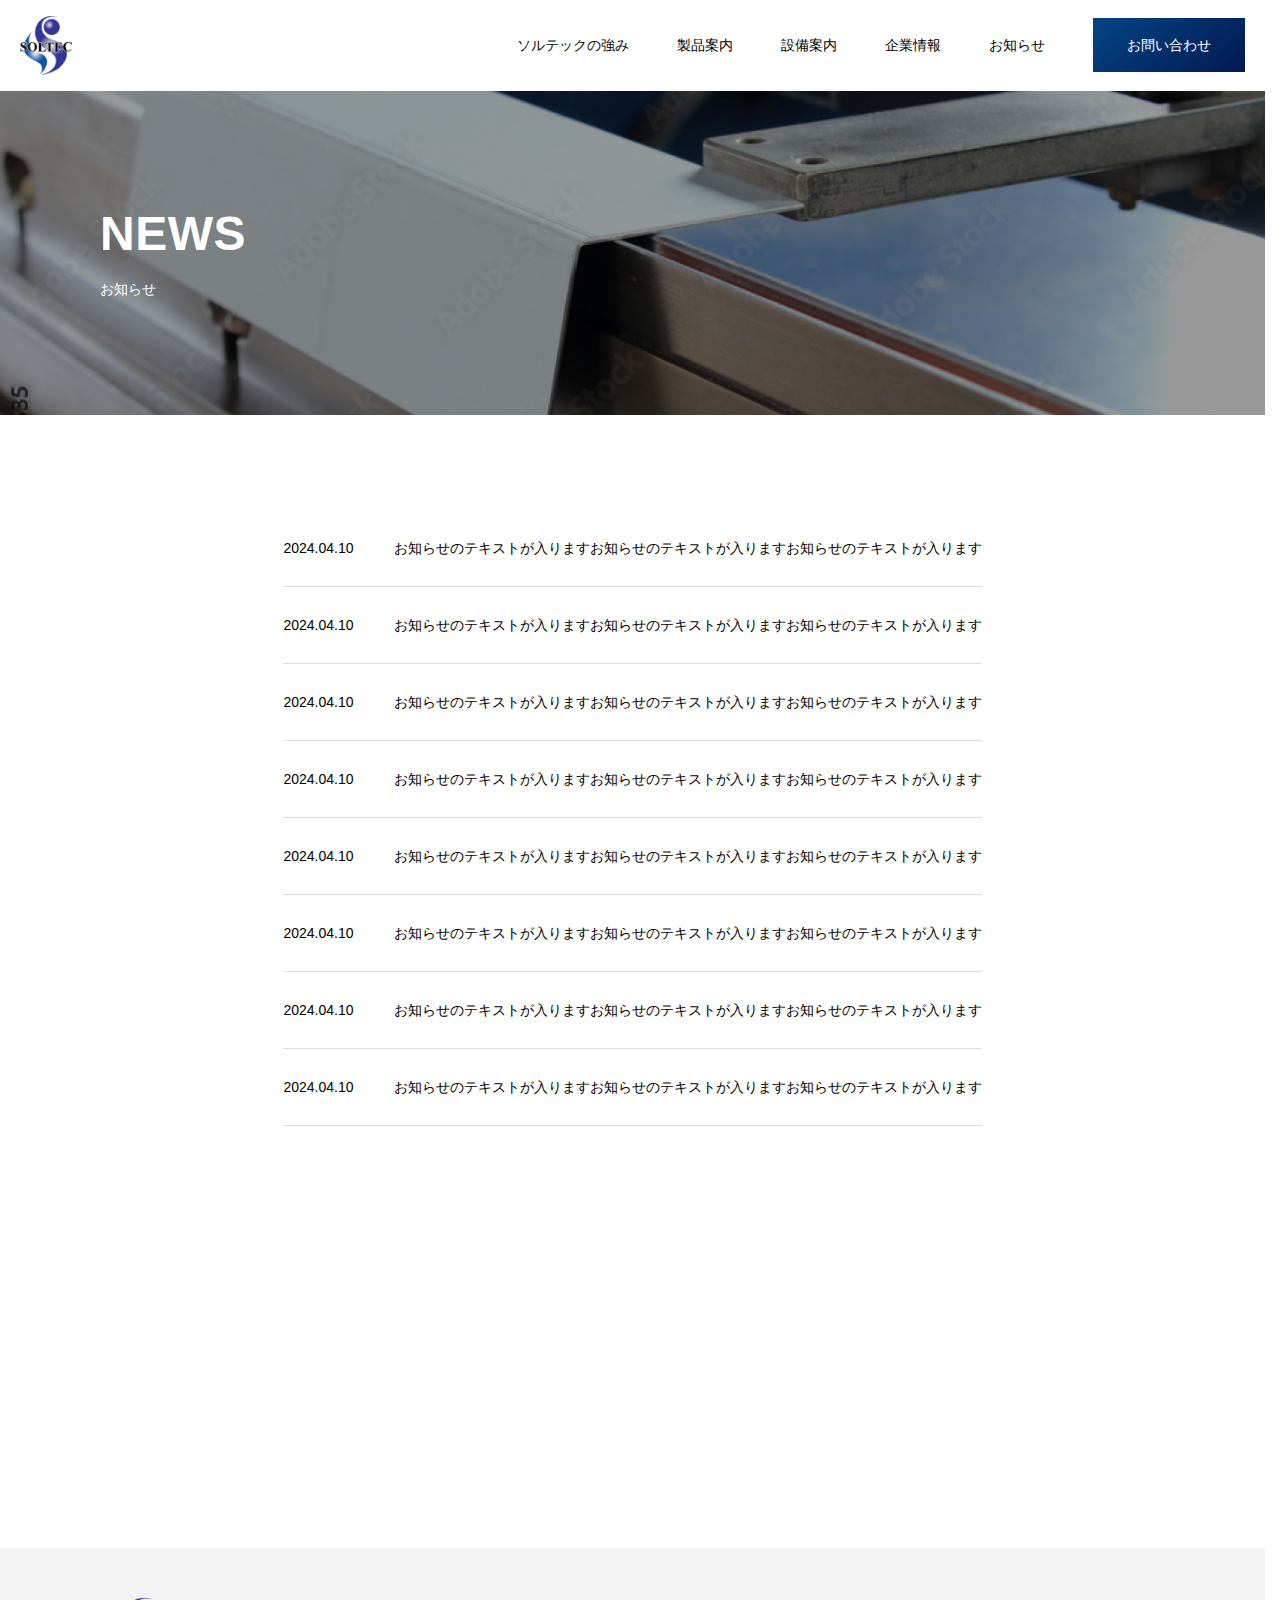
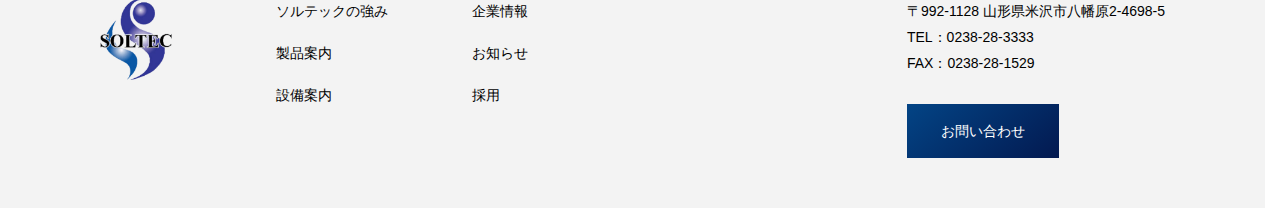
<file: news.html>
<!DOCTYPE html>
<html lang="ja">
    <!-- コンポーネント化したい（共通） -->
    <!-- ヘッド -->
    <head>
        <meta charset="UTF-8" />
        <meta name="viewport" content="width=device-width, initial-scale=1.0" />
        <meta name="description" content="株式会社ソルテック | お知らせ" />
        <meta
            name="keywords"
            content="株式会社ソルテックは、金型設計から量産まで一貫した加工体制でお客様の要望にお応えいたします。金属加工を通じ、豊かな未来をつくります。"
        />
        <title>株式会社ソルテック | お知らせ</title>
        <!-- ファビコン -->
        <link rel="shortcut icon" href="./images/soltec_logo.png" />
        <link rel="apple-touch-icon" href="./images/soltec_logo.png" />
        <!-- css -->
        <link rel="stylesheet" href="./css/reset.css" />
        <link rel="stylesheet" href="./css/common.css" />
        <link rel="stylesheet" href="./css/news.css" />
        <!-- js -->
        <script src="./js/common.js"></script>
    </head>
    <body>
        <!-- コンポーネント化したい（共通） -->
        <!-- ヘッダー -->
        <header>
            <a href="/">
                <img src="./images/soltec_logo.png" alt="soltec_logo" />
            </a>
            <nav>
                <a href="/about">ソルテックの強み</a>
                <a href="/product">製品案内</a>
                <a href="/equipment">設備案内</a>
                <a href="/company_information">企業情報</a>
                <a href="/news">お知らせ</a>
                <a href="/contact" class="header-contact">お問い合わせ</a>
            </nav>

            <button class="menu-icon" id="menu-icon" type="button">
                <span></span>
            </button>

            <div class="menu-sp anime-fade" id="menu-sp">
                <nav class="anime">
                    <a href="/about">ソルテックの強み</a>
                    <a href="/product">製品案内</a>
                    <a href="/equipment">設備案内</a>
                    <a href="/company_information">企業情報</a>
                    <a href="/news">お知らせ</a>
                    <button class="button-white">
                        <a href="/contact">お問い合わせ</a>
                    </button>
                </nav>
            </div>
        </header>

        <main>
            <!-- コンポーネント化したい（共通） -->
            <!-- コンテンツトップ -->
            <div class="content-top news">
                <h1 class="anime">NEWS<span>お知らせ</span></h1>
            </div>

            <section class="section-news news-list section-noflex">
                <ul>
                    <li>
                        <a href=""
                            ><span>2024.04.10</span
                            ><span
                                >お知らせのテキストが入りますお知らせのテキストが入りますお知らせのテキストが入ります</span
                            ></a
                        >
                    </li>
                    <li>
                        <a href=""
                            ><span>2024.04.10</span
                            ><span
                                >お知らせのテキストが入りますお知らせのテキストが入りますお知らせのテキストが入ります</span
                            ></a
                        >
                    </li>
                    <li>
                        <a href=""
                            ><span>2024.04.10</span
                            ><span
                                >お知らせのテキストが入りますお知らせのテキストが入りますお知らせのテキストが入ります</span
                            ></a
                        >
                    </li>
                    <li>
                        <a href=""
                            ><span>2024.04.10</span
                            ><span
                                >お知らせのテキストが入りますお知らせのテキストが入りますお知らせのテキストが入ります</span
                            ></a
                        >
                    </li>
                    <li>
                        <a href=""
                            ><span>2024.04.10</span
                            ><span
                                >お知らせのテキストが入りますお知らせのテキストが入りますお知らせのテキストが入ります</span
                            ></a
                        >
                    </li>
                    <li>
                        <a href=""
                            ><span>2024.04.10</span
                            ><span
                                >お知らせのテキストが入りますお知らせのテキストが入りますお知らせのテキストが入ります</span
                            ></a
                        >
                    </li>
                    <li>
                        <a href=""
                            ><span>2024.04.10</span
                            ><span
                                >お知らせのテキストが入りますお知らせのテキストが入りますお知らせのテキストが入ります</span
                            ></a
                        >
                    </li>
                    <li>
                        <a href=""
                            ><span>2024.04.10</span
                            ><span
                                >お知らせのテキストが入りますお知らせのテキストが入りますお知らせのテキストが入ります</span
                            ></a
                        >
                    </li>
                </ul>

                <!-- ページネーション
                <?php the_posts_pagination(
                    array(
                        'mid_size'      => 2, // 現在ページの左右に表示するページ番号の数
                        'prev_next'     => true, // 「前へ」「次へ」のリンクを表示する場合はtrue
                        'prev_text'     => ('<'), // 「前へ」リンクのテキスト
                        'next_text'     => ('>'), // 「次へ」リンクのテキスト
                        'type'          => 'list', // 戻り値の指定 (plain/list)
                    )
                ); ?> -->
            </section>

            <!-- コンポーネント化したい（共通） -->
            <!-- コンタクトセクション -->
            <section class="section-contact">
                <a href="tel:0238-28-3333" class="anime">
                    <span>電話で問い合わせる</span>
                    <p><img src="./images/tel.png" alt="tel" />0238-28-3333</p>
                </a>
                <a href="/contact" class="anime">
                    <span>フォームで問い合わせる</span>
                    <p>CONTACT</p>
                </a>
                <a href="tel:0238-28-1529" class="anime">
                    <span>FAXで問い合わせる</span>
                    <p><img src="./images/fax.png" alt="fax" />0238-28-1529</p>
                </a>
            </section>
        </main>

        <!-- コンポーネント化したい（共通） -->
        <!-- フッター -->
        <footer>
            <div class="footer-navigation">
                <img src="./images/soltec_logo.png" alt="soltec_logo" />
                <nav class="footer-pc">
                    <div>
                        <a href="/about">ソルテックの強み</a>
                        <a href="/product">製品案内</a>
                        <a href="/equipment">設備案内</a>
                    </div>
                    <div>
                        <a href="/company_information">企業情報</a>
                        <a href="/news">お知らせ</a>
                        <a href="">採用</a>
                    </div>
                </nav>
            </div>
            <div class="footer-contact-info">
                <p>
                    〒992-1128 山形県米沢市八幡原2-4698-5<br />
                    TEL：0238-28-3333<br />
                    FAX：0238-28-1529
                </p>
                <a href="/contact" class="header-contact">お問い合わせ</a>
            </div>
            <nav class="footer-sp">
                <div>
                    <a href="/about">ソルテックの強み</a>
                    <a href="/product">製品案内</a>
                    <a href="/equipment">設備案内</a>
                </div>
                <div>
                    <a href="/company_information">企業情報</a>
                    <a href="/news">お知らせ</a>
                    <a href="">採用</a>
                </div>
            </nav>
        </footer>
    </body>
</html>
</file>
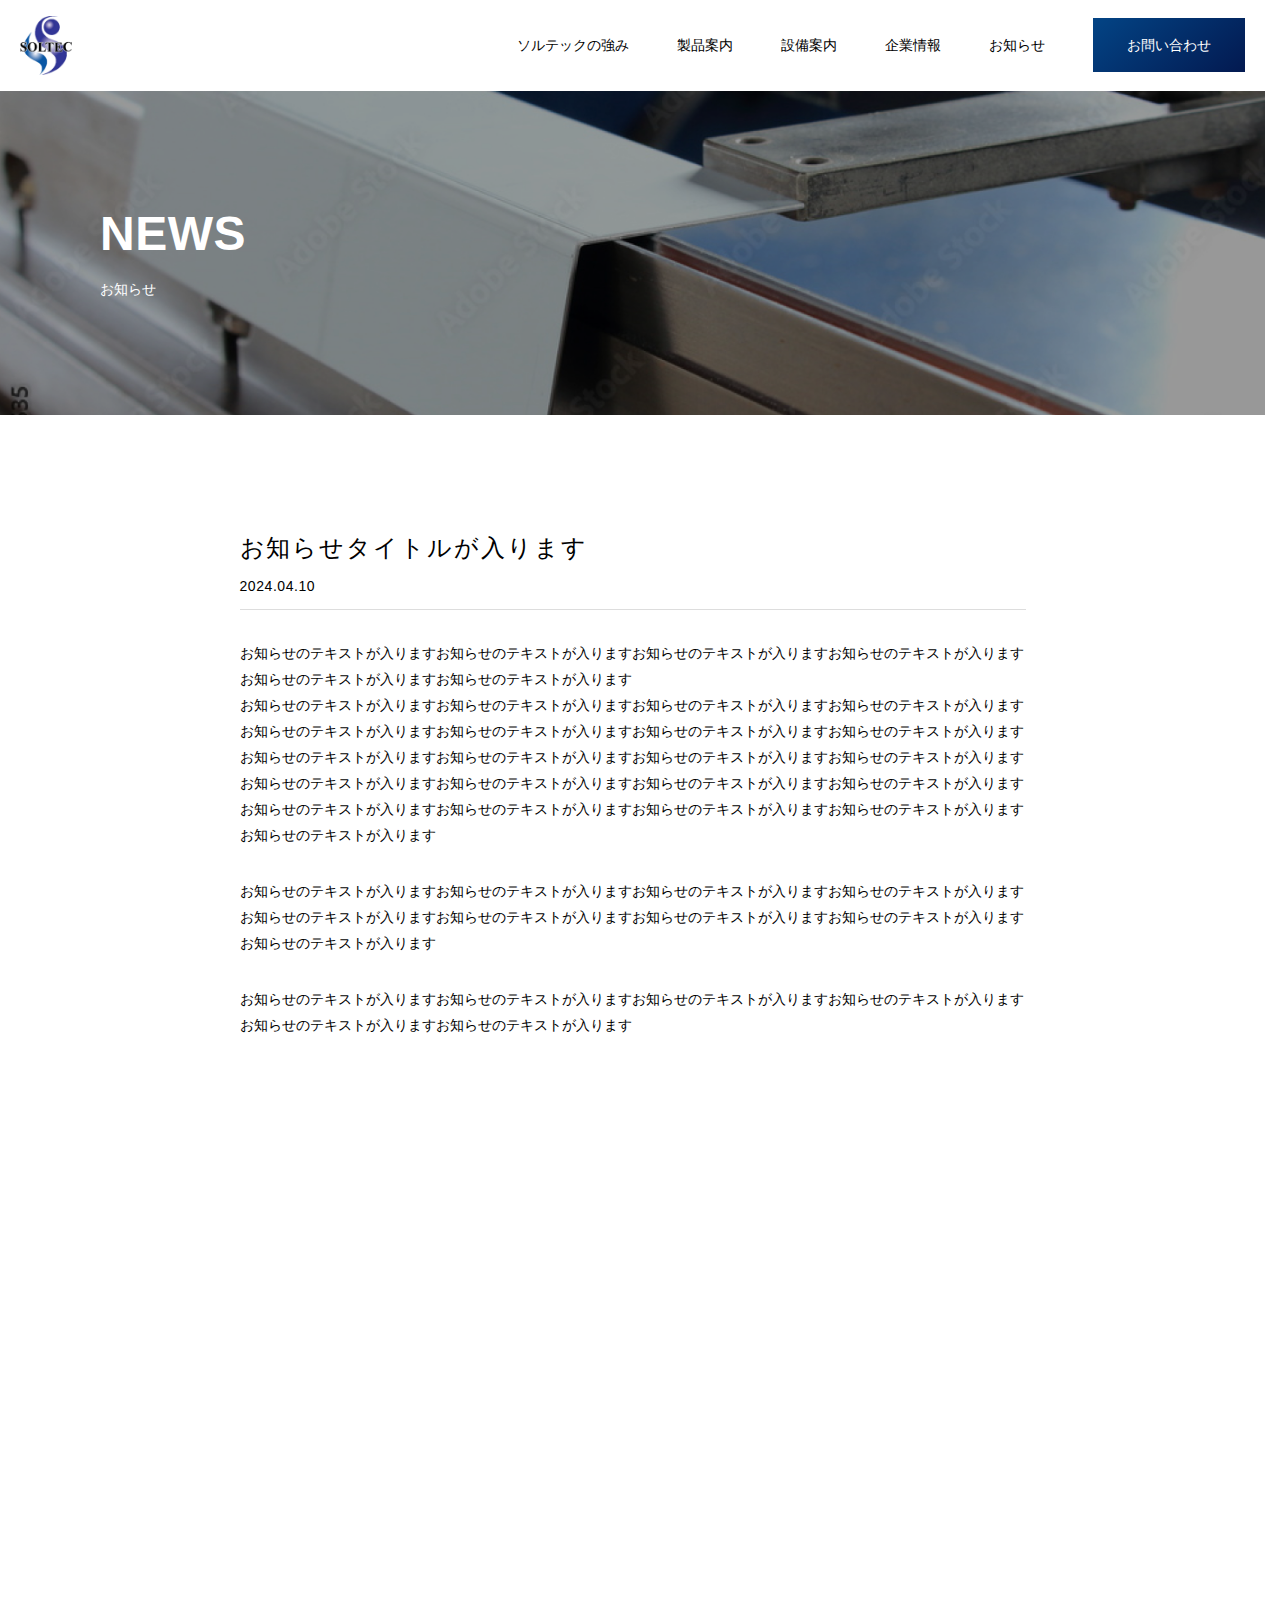
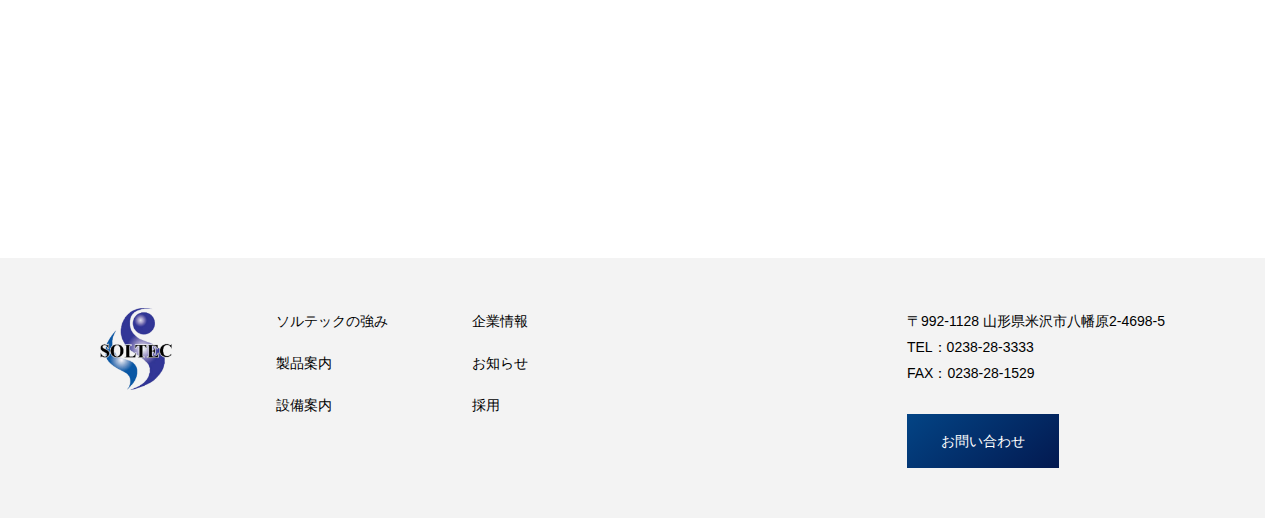
<file: news_details.html>
<!DOCTYPE html>
<html lang="ja">
    <!-- コンポーネント化したい（共通） -->
    <!-- ヘッド -->
    <head>
        <meta charset="UTF-8" />
        <meta name="viewport" content="width=device-width, initial-scale=1.0" />
        <meta name="description" content="株式会社ソルテック | お知らせ" />
        <meta
            name="keywords"
            content="株式会社ソルテックは、金型設計から量産まで一貫した加工体制でお客様の要望にお応えいたします。金属加工を通じ、豊かな未来をつくります。"
        />
        <title>株式会社ソルテック | お知らせ</title>
        <!-- ファビコン -->
        <link rel="shortcut icon" href="./images/soltec_logo.png" />
        <link rel="apple-touch-icon" href="./images/soltec_logo.png" />
        <!-- css -->
        <link rel="stylesheet" href="./css/reset.css" />
        <link rel="stylesheet" href="./css/common.css" />
        <link rel="stylesheet" href="./css/news.css" />
        <!-- js -->
        <script src="./js/common.js"></script>
    </head>
    <body>
        <!-- コンポーネント化したい（共通） -->
        <!-- ヘッダー -->
        <header>
            <a href="/">
                <img src="./images/soltec_logo.png" alt="soltec_logo" />
            </a>
            <nav>
                <a href="/about">ソルテックの強み</a>
                <a href="/product">製品案内</a>
                <a href="/equipment">設備案内</a>
                <a href="/company_information">企業情報</a>
                <a href="/news">お知らせ</a>
                <a href="/contact" class="header-contact">お問い合わせ</a>
            </nav>

            <button class="menu-icon" id="menu-icon" type="button">
                <span></span>
            </button>

            <div class="menu-sp anime-fade" id="menu-sp">
                <nav class="anime">
                    <a href="/about">ソルテックの強み</a>
                    <a href="/product">製品案内</a>
                    <a href="/equipment">設備案内</a>
                    <a href="/company_information">企業情報</a>
                    <a href="/news">お知らせ</a>
                    <button class="button-white">
                        <a href="/contact">お問い合わせ</a>
                    </button>
                </nav>
            </div>
        </header>

        <main>
            <!-- コンポーネント化したい（共通） -->
            <!-- コンテンツトップ -->
            <div class="content-top news">
                <h1 class="anime">NEWS<span>お知らせ</span></h1>
            </div>

            <section class="section-news section-noflex">
                <h4>
                    お知らせタイトルが入ります<br />
                    <span> 2024.04.10 </span>
                </h4>

                <div class="news-text">
                    <p>
                        お知らせのテキストが入りますお知らせのテキストが入りますお知らせのテキストが入りますお知らせのテキストが入りますお知らせのテキストが入りますお知らせのテキストが入ります<br />
                        お知らせのテキストが入りますお知らせのテキストが入りますお知らせのテキストが入りますお知らせのテキストが入りますお知らせのテキストが入りますお知らせのテキストが入りますお知らせのテキストが入りますお知らせのテキストが入りますお知らせのテキストが入りますお知らせのテキストが入りますお知らせのテキストが入りますお知らせのテキストが入りますお知らせのテキストが入りますお知らせのテキストが入りますお知らせのテキストが入りますお知らせのテキストが入りますお知らせのテキストが入りますお知らせのテキストが入りますお知らせのテキストが入りますお知らせのテキストが入りますお知らせのテキストが入ります
                    </p>
                    <p>
                        お知らせのテキストが入りますお知らせのテキストが入りますお知らせのテキストが入りますお知らせのテキストが入りますお知らせのテキストが入りますお知らせのテキストが入りますお知らせのテキストが入りますお知らせのテキストが入りますお知らせのテキストが入ります
                    </p>
                    <p>
                        お知らせのテキストが入りますお知らせのテキストが入りますお知らせのテキストが入りますお知らせのテキストが入りますお知らせのテキストが入りますお知らせのテキストが入ります
                    </p>
                    <img src="./images/image_sanple.jpg" class="anime" />
                </div>
            </section>

            <!-- コンポーネント化したい（共通） -->
            <!-- コンタクトセクション -->
            <section class="section-contact">
                <a href="tel:0238-28-3333" class="anime">
                    <span>電話で問い合わせる</span>
                    <p><img src="./images/tel.png" alt="tel" />0238-28-3333</p>
                </a>
                <a href="/contact" class="anime">
                    <span>フォームで問い合わせる</span>
                    <p>CONTACT</p>
                </a>
                <a href="tel:0238-28-1529" class="anime">
                    <span>FAXで問い合わせる</span>
                    <p><img src="./images/fax.png" alt="fax" />0238-28-1529</p>
                </a>
            </section>
        </main>

        <!-- コンポーネント化したい（共通） -->
        <!-- フッター -->
        <footer>
            <div class="footer-navigation">
                <img src="./images/soltec_logo.png" alt="soltec_logo" />
                <nav class="footer-pc">
                    <div>
                        <a href="/about">ソルテックの強み</a>
                        <a href="/product">製品案内</a>
                        <a href="/equipment">設備案内</a>
                    </div>
                    <div>
                        <a href="/company_information">企業情報</a>
                        <a href="/news">お知らせ</a>
                        <a href="">採用</a>
                    </div>
                </nav>
            </div>
            <div class="footer-contact-info">
                <p>
                    〒992-1128 山形県米沢市八幡原2-4698-5<br />
                    TEL：0238-28-3333<br />
                    FAX：0238-28-1529
                </p>
                <a href="/contact" class="header-contact">お問い合わせ</a>
            </div>
            <nav class="footer-sp">
                <div>
                    <a href="/about">ソルテックの強み</a>
                    <a href="/product">製品案内</a>
                    <a href="/equipment">設備案内</a>
                </div>
                <div>
                    <a href="/company_information">企業情報</a>
                    <a href="/news">お知らせ</a>
                    <a href="">採用</a>
                </div>
            </nav>
        </footer>
    </body>
</html>
</file>
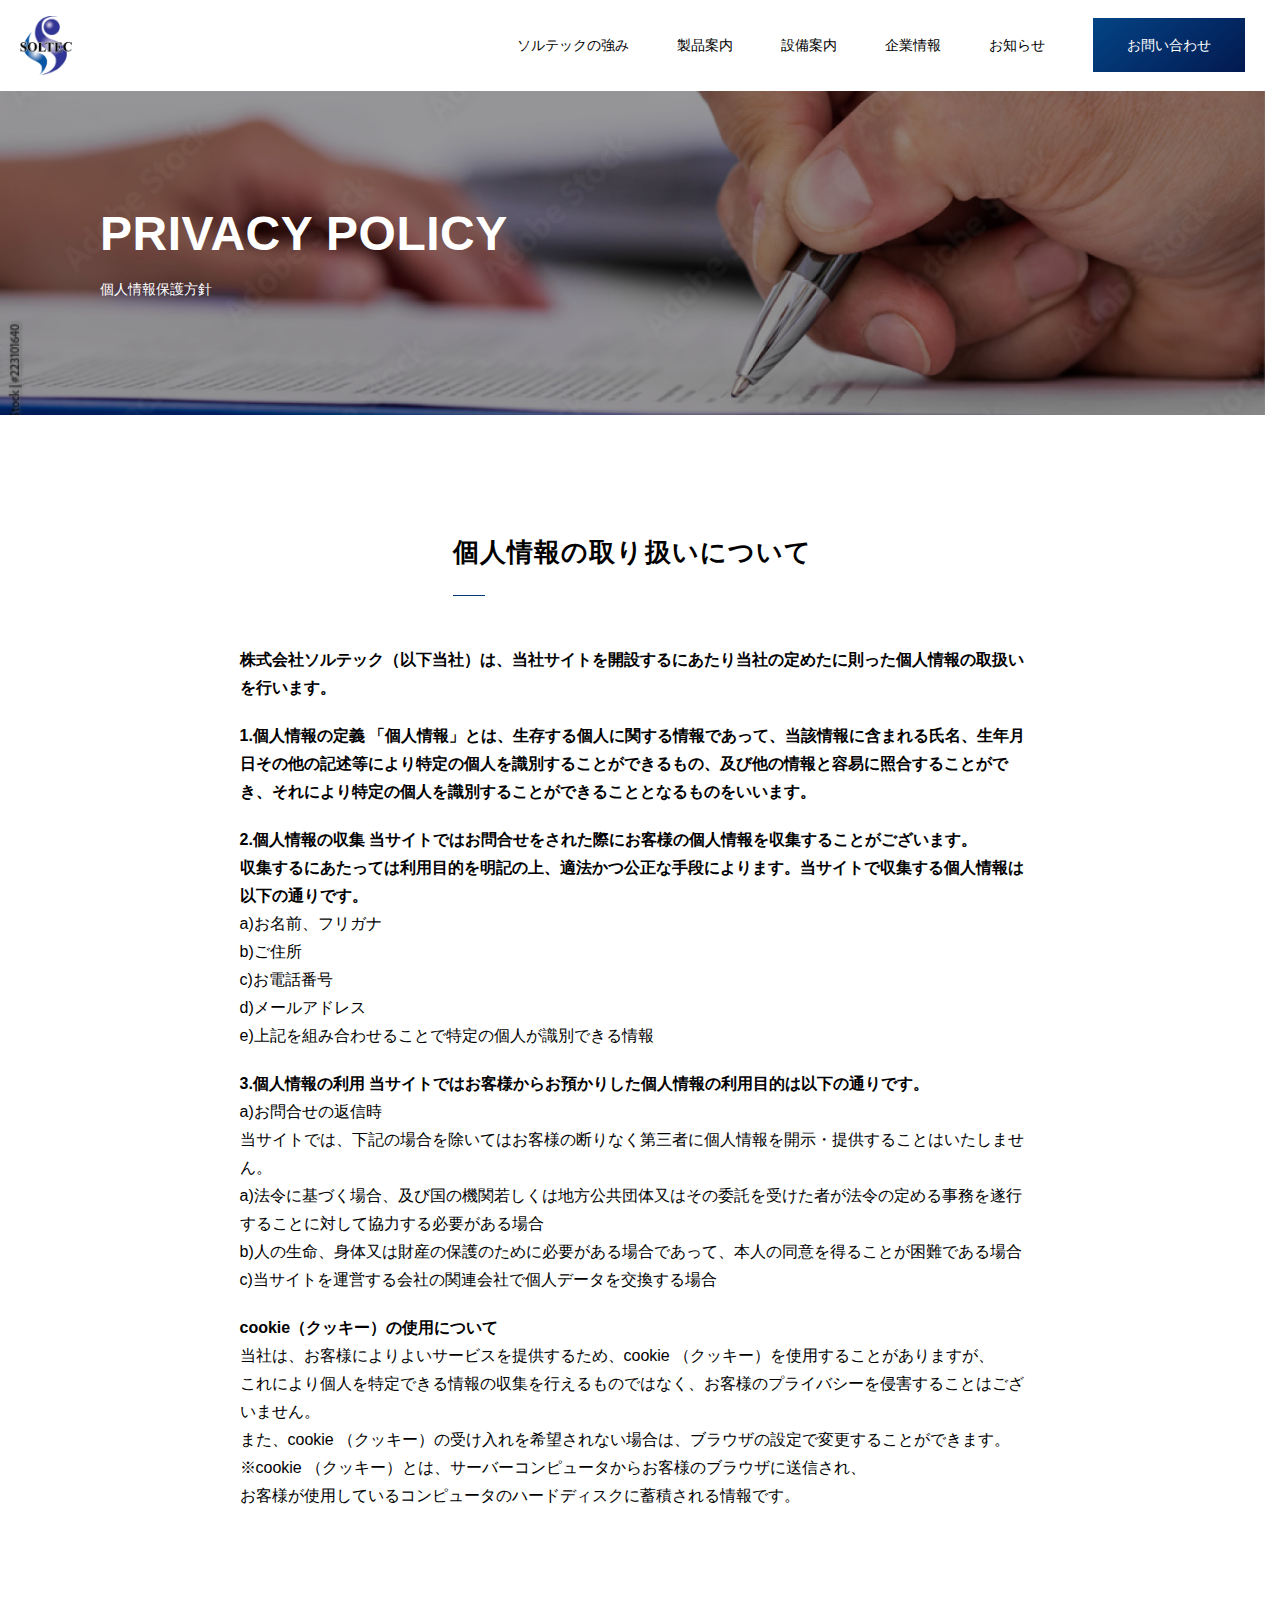
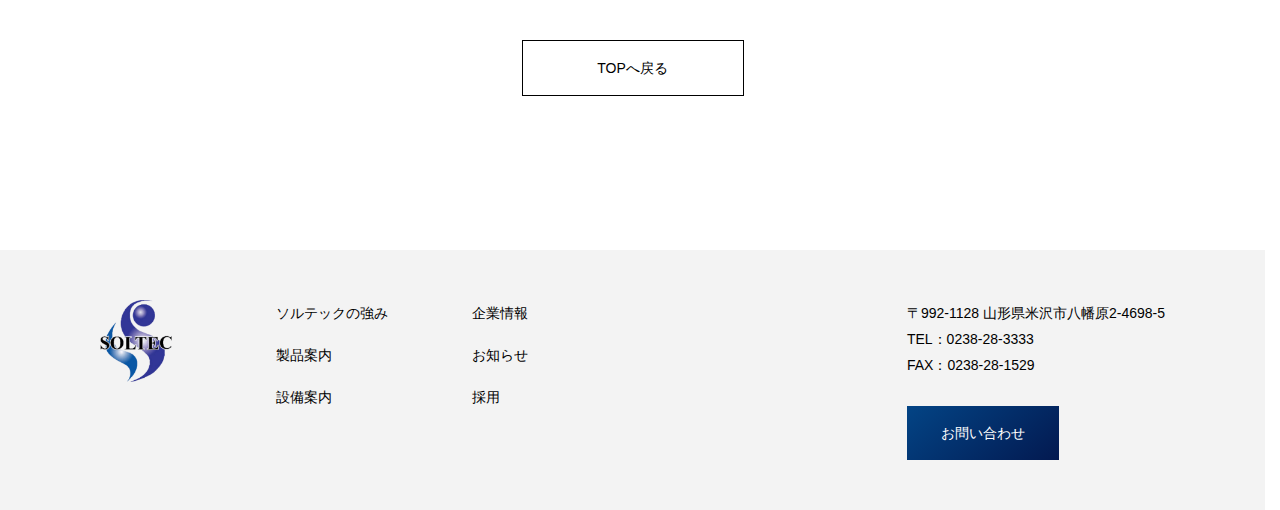
<file: privacy_policy.html>
<!DOCTYPE html>
<html lang="ja">
    <!-- コンポーネント化したい（共通） -->
    <!-- ヘッド -->
    <head>
        <meta charset="UTF-8" />
        <meta name="viewport" content="width=device-width, initial-scale=1.0" />
        <meta
            name="description"
            content="株式会社ソルテック | 個人情報保護方針"
        />
        <meta
            name="keywords"
            content="株式会社ソルテックは、金型設計から量産まで一貫した加工体制でお客様の要望にお応えいたします。金属加工を通じ、豊かな未来をつくります。"
        />
        <title>株式会社ソルテック | 個人情報保護方針</title>
        <!-- ファビコン -->
        <link rel="shortcut icon" href="./images/soltec_logo.png" />
        <link rel="apple-touch-icon" href="./images/soltec_logo.png" />
        <!-- css -->
        <link rel="stylesheet" href="./css/reset.css" />
        <link rel="stylesheet" href="./css/common.css" />
        <link rel="stylesheet" href="./css/privacy_policy.css" />
        <!-- js -->
        <script src="./js/common.js"></script>
    </head>
    <body>
        <!-- コンポーネント化したい（共通） -->
        <!-- ヘッダー -->
        <header>
            <a href="/">
                <img src="./images/soltec_logo.png" alt="soltec_logo" />
            </a>
            <nav>
                <a href="/about">ソルテックの強み</a>
                <a href="/product">製品案内</a>
                <a href="/equipment">設備案内</a>
                <a href="/company_information">企業情報</a>
                <a href="/news">お知らせ</a>
                <a href="/contact" class="header-contact">お問い合わせ</a>
            </nav>

            <button class="menu-icon" id="menu-icon" type="button">
                <span></span>
            </button>

            <div class="menu-sp anime-fade" id="menu-sp">
                <nav class="anime">
                    <a href="/about">ソルテックの強み</a>
                    <a href="/product">製品案内</a>
                    <a href="/equipment">設備案内</a>
                    <a href="/company_information">企業情報</a>
                    <a href="/news">お知らせ</a>
                    <button class="button-white">
                        <a href="/contact">お問い合わせ</a>
                    </button>
                </nav>
            </div>
        </header>

        <main id="privacy-policy">
            <!-- コンポーネント化したい（共通） -->
            <!-- コンテンツトップ -->
            <div class="content-top privacy-policy">
                <h1 class="anime">
                    PRIVACY POLICY<span>個人情報保護方針</span>
                </h1>
            </div>

            <section class="section-noflex">
                <h2>
                    個人情報の取り扱いについて<br />
                    <hr />
                </h2>

                <div class="privacy-text">
                    <p>
                        <span
                            >株式会社ソルテック（以下当社）は、当社サイトを開設するにあたり当社の定めたに則った個人情報の取扱いを行います。</span
                        >
                    </p>
                    <p>
                        <span
                            >1.個人情報の定義
                            「個人情報」とは、生存する個人に関する情報であって、当該情報に含まれる氏名、生年月日その他の記述等により特定の個人を識別することができるもの、及び他の情報と容易に照合することができ、それにより特定の個人を識別することができることとなるものをいいます。</span
                        >
                    </p>
                    <p>
                        <span
                            >2.個人情報の収集
                            当サイトではお問合せをされた際にお客様の個人情報を収集することがございます。<br />
                            収集するにあたっては利用目的を明記の上、適法かつ公正な手段によります。当サイトで収集する個人情報は以下の通りです。</span
                        ><br />
                        a)お名前、フリガナ<br />
                        b)ご住所<br />
                        c)お電話番号<br />
                        d)メールアドレス<br />
                        e)上記を組み合わせることで特定の個人が識別できる情報
                    </p>
                    <p>
                        <span
                            >3.個人情報の利用
                            当サイトではお客様からお預かりした個人情報の利用目的は以下の通りです。</span
                        ><br />
                        a)お問合せの返信時<br />
                        当サイトでは、下記の場合を除いてはお客様の断りなく第三者に個人情報を開示・提供することはいたしません。<br />
                        a)法令に基づく場合、及び国の機関若しくは地方公共団体又はその委託を受けた者が法令の定める事務を遂行することに対して協力する必要がある場合<br />
                        b)人の生命、身体又は財産の保護のために必要がある場合であって、本人の同意を得ることが困難である場合<br />
                        c)当サイトを運営する会社の関連会社で個人データを交換する場合
                    </p>
                    <p>
                        <span>cookie（クッキー）の使用について</span><br />
                        当社は、お客様によりよいサービスを提供するため、cookie
                        （クッキー）を使用することがありますが、<br />
                        これにより個人を特定できる情報の収集を行えるものではなく、お客様のプライバシーを侵害することはございません。<br />
                        また、cookie
                        （クッキー）の受け入れを希望されない場合は、ブラウザの設定で変更することができます。<br />
                        ※cookie
                        （クッキー）とは、サーバーコンピュータからお客様のブラウザに送信され、<br />
                        お客様が使用しているコンピュータのハードディスクに蓄積される情報です。
                    </p>
                </div>

                <div class="text-center">
                    <button class="button-border">
                        <a href="/top">TOPへ戻る</a>
                    </button>
                </div>
            </section>
        </main>

        <!-- コンポーネント化したい（共通） -->
        <!-- フッター -->
        <footer>
            <div class="footer-navigation">
                <img src="./images/soltec_logo.png" alt="soltec_logo" />
                <nav class="footer-pc">
                    <div>
                        <a href="/about">ソルテックの強み</a>
                        <a href="/product">製品案内</a>
                        <a href="/equipment">設備案内</a>
                    </div>
                    <div>
                        <a href="/company_information">企業情報</a>
                        <a href="/news">お知らせ</a>
                        <a href="">採用</a>
                    </div>
                </nav>
            </div>
            <div class="footer-contact-info">
                <p>
                    〒992-1128 山形県米沢市八幡原2-4698-5<br />
                    TEL：0238-28-3333<br />
                    FAX：0238-28-1529
                </p>
                <a href="/contact" class="header-contact">お問い合わせ</a>
            </div>
            <nav class="footer-sp">
                <div>
                    <a href="/about">ソルテックの強み</a>
                    <a href="/product">製品案内</a>
                    <a href="/equipment">設備案内</a>
                </div>
                <div>
                    <a href="/company_information">企業情報</a>
                    <a href="/news">お知らせ</a>
                    <a href="">採用</a>
                </div>
            </nav>
        </footer>
    </body>
</html>
</file>
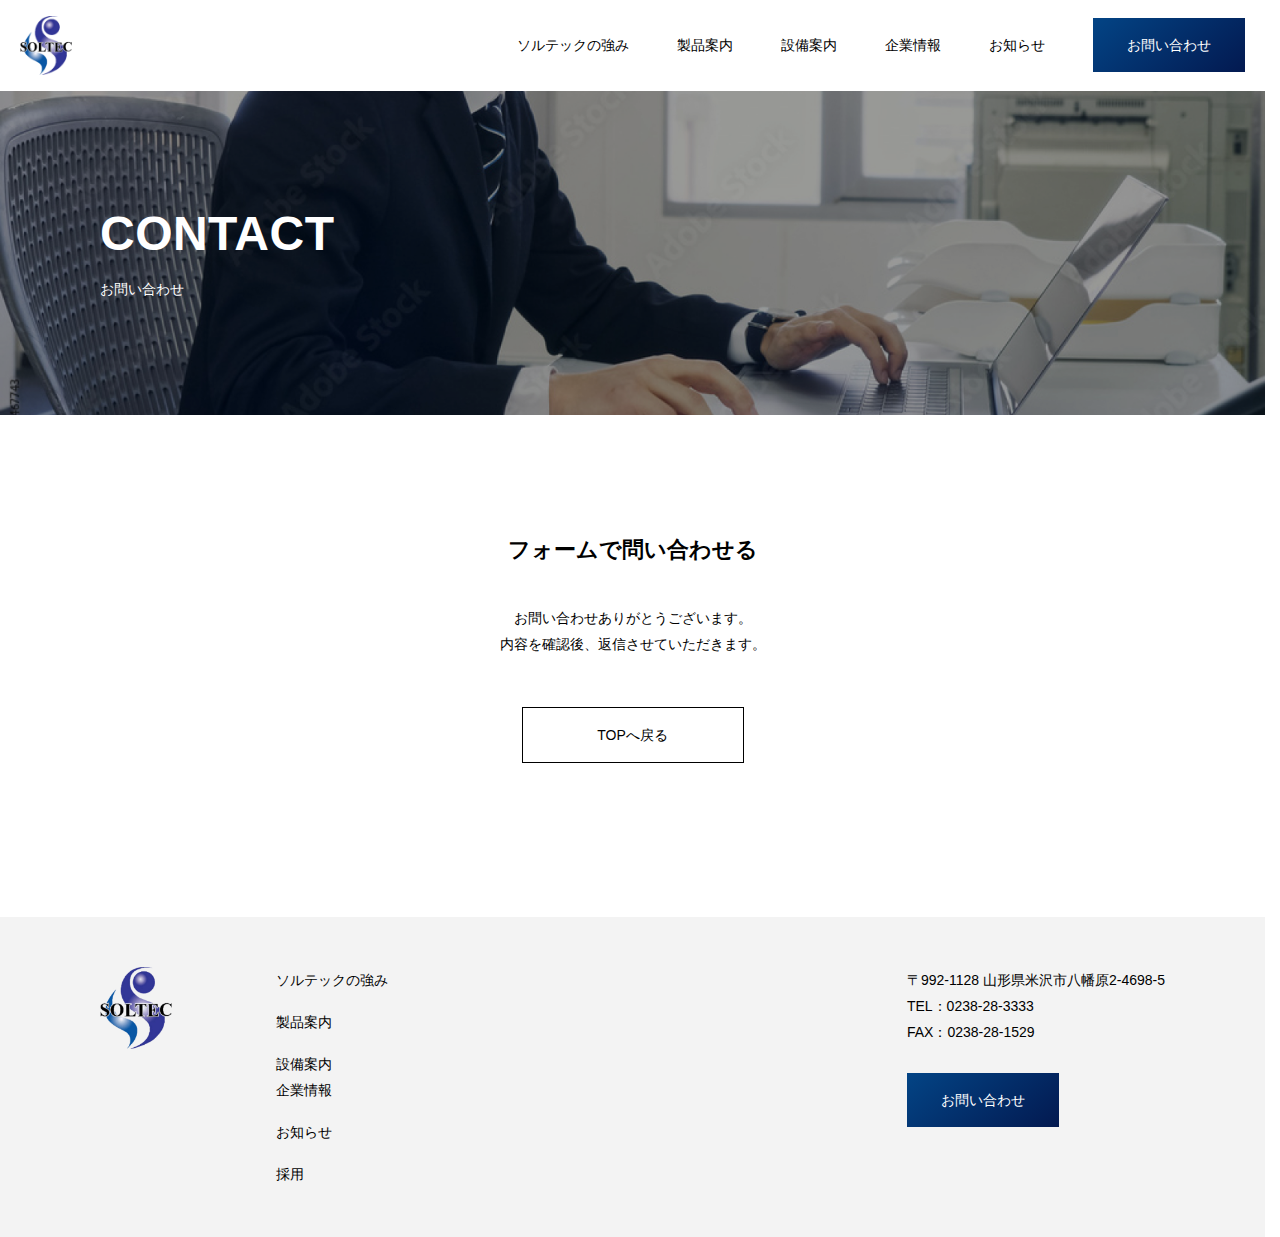
<file: thanks_page.html>
<!DOCTYPE html>
<html lang="ja">
    <!-- コンポーネント化したい（共通） -->
    <!-- ヘッド -->
    <head>
        <meta charset="UTF-8" />
        <meta name="viewport" content="width=device-width, initial-scale=1.0" />
        <meta name="description" content="株式会社ソルテック | 製品案内" />
        <meta name="keywords" content="株式会社ソルテック | 製品案内" />
        <title>株式会社ソルテック | 製品案内</title>
        <link rel="stylesheet" href="./css/reset.css" />
        <link rel="stylesheet" href="./css/common.css" />
    </head>
    <body>
        <!-- コンポーネント化したい（共通） -->
        <!-- ヘッダー -->
        <header>
            <a href="/"
                ><img src="./images/soltec_logo.png" alt="soltec_logo"
            /></a>
            <nav>
                <a href="/about">ソルテックの強み</a>
                <a href="/product">製品案内</a>
                <a href="/equipment">設備案内</a>
                <a href="/company_information">企業情報</a>
                <a href="/news">お知らせ</a>
                <a href="/contact" class="header-contact">お問い合わせ</a>
            </nav>
        </header>

        <main>
            <!-- コンポーネント化したい（共通） -->
            <!-- コンテンツトップ -->
            <div class="content-top contact">
                <h1>CONTACT<span>お問い合わせ</span></h1>
            </div>

            <section class="section-noflex text-center">
                <div class="page-top-area">
                    <h3 class="page-heading">フォームで問い合わせる</h3>
                    <p>
                        お問い合わせありがとうございます。<br />
                        内容を確認後、返信させていただきます。
                    </p>
                </div>
                <button class="button-border">
                    <a href="/top">TOPへ戻る</a>
                </button>
            </section>
        </main>

        <!-- コンポーネント化したい（共通） -->
        <!-- フッター -->
        <footer>
            <div class="footer-navigation">
                <img src="./images/soltec_logo.png" alt="soltec_logo" />
                <nav>
                    <div>
                        <a href="/about">ソルテックの強み</a>
                        <a href="/product">製品案内</a>
                        <a href="/equipment">設備案内</a>
                    </div>
                    <div>
                        <a href="/company_information">企業情報</a>
                        <a href="/news">お知らせ</a>
                        <a href="">採用</a>
                    </div>
                </nav>
            </div>
            <div class="footer-contact-info">
                <p>
                    〒992-1128 山形県米沢市八幡原2-4698-5<br />
                    TEL：0238-28-3333<br />
                    FAX：0238-28-1529
                </p>
                <a href="/contact" class="header-contact">お問い合わせ</a>
            </div>
        </footer>
    </body>
</html>
</file>
<file: css/common.css>
/* 全ページ共通 */

html {
    scroll-behavior: smooth;
    -webkit-font-smoothing: antialiased;
}

body {
    font-family: "Noto Sans JP", "Hiragino Sans", sans-serif;
    color: #000000;
    background-color: #ffffff;
    font-size: 14px;
    font-weight: normal;
    line-height: 26px;
    letter-spacing: 0em;
    margin: 0;
    padding: 0;
    width: 100%;
}

a.header-contact {
    padding: 14px 34px;
    color: #ffffff;
    background: linear-gradient(320deg, #031950, #034485);
    width: fit-content;
    position: relative;
    z-index: 0;
}

a.header-contact:hover {
    color: #ffffff;
}

a.header-contact::before {
    content: "";
    position: absolute;
    inset: 0;
    z-index: -1;
    background: linear-gradient(320deg, #368de5, #034485);
    opacity: 0;
    transition: opacity 0.4s;
}

a.header-contact:hover::before {
    opacity: 1;
}

@media screen and (max-width: 1024px) {
    a.header-contact {
        width: 100%;
        display: flex;
        align-items: center;
        justify-content: center;
    }
}

header {
    position: sticky;
    background-color: #ffffff;
    top: 0;
    left: 0;
    width: 100%;
    z-index: 2;
    padding: 16px 20px;
    display: flex;
    justify-content: space-between;
    align-items: center;
}

@media screen and (max-width: 1024px) {
    header {
        padding: 8px 12px;
    }
}

header img {
    width: 52px;
    height: auto;
    object-fit: contain;
}

@media screen and (max-width: 1024px) {
    header img {
        width: 36px;
    }
}

header nav {
    gap: 48px;
    display: flex;
    align-items: center;
}

@media screen and (max-width: 1024px) {
    header nav {
        display: none;
    }
}

header nav a {
    transition: all 0.4s ease;
}

header nav a:hover {
    color: #0a57a5;
    transition: all 0.4s ease;
}

header button {
    display: none;
}

@media screen and (max-width: 1024px) {
    header button {
        display: block;
    }
}

header div.menu-sp {
    display: none;
}

header div.menu-sp.active {
    position: fixed;
    z-index: 2;
    top: 0;
    left: 0;
    width: 100%;
    height: 100%;
    background-position: center;
    background-repeat: no-repeat;
    background-size: cover;
    background-image: url("../images/menu-sp.jpg");
    display: flex;
    align-items: center;
    justify-content: center;
}

header div.menu-sp.active nav {
    display: flex;
    flex-direction: column;
    align-items: center;
    justify-content: center;
    z-index: 4;
    color: #ffffff;
    width: 100%;
    margin: auto 40px;
    gap: 0;
}

header div.menu-sp.active nav button.button-white {
    display: flex;
    align-items: center;
    justify-content: center;
    width: 100%;
    margin-top: 66px;
}

header div.menu-sp.active nav button.button-white a {
    padding: 0;
    text-align: center;
}

header div.menu-sp.active nav a {
    width: 100%;
    font-size: 16px;
    padding: 20px 0;
    border-bottom: 1px solid #ffffff;
}

@media screen and (max-width: 1024px) {
    header div.menu-sp::before {
        content: "";
        position: absolute;
        top: 0;
        left: 0;
        width: 100%;
        height: 100%;
        background: rgba(0, 0, 0, 0.4);
    }
}

@media screen and (max-width: 1024px) {
    header button.menu-icon {
        background: none;
        border: none;
        overflow: hidden;
        display: block;
        position: relative;
        z-index: 3;
        width: 28px;
        height: 28px;
        cursor: pointer;
    }
    header button.menu-icon.menu-icon span,
    header button.menu-icon.menu-icon::before,
    header button.menu-icon.menu-icon::after {
        display: block;
        position: absolute;
        top: 0;
        bottom: 0;
        left: 0;
        right: 0;
        width: 28px;
        height: 1px;
        margin: auto;
        background: #000000;
        color: #000000;
    }
    header button.menu-icon.menu-icon::before {
        transform: translate(0, -8px);
        content: "";
    }
    header button.menu-icon.menu-icon::after {
        transform: translate(0, 8px);
        content: "";
    }
    header button.menu-icon.menu-icon::before,
    header button.menu-icon.menu-icon::after {
        transition: transform 200ms;
    }
    header button.menu-icon.menu-icon.active span {
        opacity: 0;
        transition: opacity 150ms;
    }
    header button.menu-icon.menu-icon.active::before {
        z-index: 3;
        transform: rotate(45deg);
        background: #ffffff;
        color: #ffffff;
    }
    header button.menu-icon.menu-icon.active::after {
        z-index: 3;
        transform: rotate(-45deg);
        background: #ffffff;
        color: #ffffff;
    }
}

section.section-contact {
    display: flex;
    align-items: center;
    justify-content: space-between;
    gap: 8px;
}

@media screen and (max-width: 1024px) {
    section.section-contact {
        flex-direction: column;
        gap: 12px;
    }
}

section.section-contact a {
    width: 33.333%;
    background: linear-gradient(320deg, #031950, #0a57a5);
    color: #ffffff;
    display: flex;
    gap: 16px;
    padding: 40px 0;
    flex-direction: column;
    align-items: center;
    z-index: 0;
    position: relative;
}

section.section-contact a::before {
    content: "";
    position: absolute;
    inset: 0;
    z-index: -1;
    background: linear-gradient(320deg, #368de5, #034485);
    opacity: 0;
    transition: opacity 0.4s;
}

section.section-contact a:hover::before {
    opacity: 1;
}

@media screen and (max-width: 1024px) {
    section.section-contact a {
        width: 100%;
        gap: 12px;
        padding: 22px 0;
    }
}

section.section-contact a span {
    font: 16px;
}

section.section-contact a p {
    font-family: "Heiti SC", "Microsoft YaHei", sans-serif;
    font-size: 24px;
    letter-spacing: 0.06em;
    display: flex;
    align-items: center;
    gap: 4px;
}

section.section-contact a p img {
    width: 24px;
    height: 24px;
}

footer {
    margin-top: 154px;
    background-color: #f3f3f3;
    padding: 50px 100px;
    display: flex;
    justify-content: space-between;
}

@media screen and (max-width: 1024px) {
    footer {
        margin-top: 108px;
        padding: 58px 40px;
        flex-direction: column;
    }
}

footer img {
    width: 72px;
    height: auto;
    object-fit: contain;
}

@media screen and (max-width: 1024px) {
    footer img {
        width: 63px;
    }
}

footer .footer-navigation {
    display: flex;
    align-items: flex-start;
    gap: 104px;
}

footer .footer-navigation nav.footer-pc {
    display: flex;
    gap: 84px;
}

footer .footer-navigation nav.footer-pc a:hover {
    color: #0a57a5;
    transition: all 0.4s ease;
}

@media screen and (max-width: 1024px) {
    footer .footer-navigation nav.footer-pc {
        display: none;
    }
}

footer nav.footer-sp {
    display: none;
}

@media screen and (max-width: 1024px) {
    footer nav.footer-sp {
        display: flex;
        gap: 16px;
        align-items: flex-start;
        margin-top: 41px;
        width: 100%;
    }
    footer nav.footer-sp div {
        gap: 16px;
        width: 50%;
        display: flex;
        flex-direction: column;
        align-items: flex-start;
    }
}

footer .footer-navigation nav div {
    display: flex;
    flex-direction: column;
    gap: 16px;
}

footer .footer-contact-info {
    display: flex;
    flex-direction: column;
    gap: 28px;
}

@media screen and (max-width: 1024px) {
    footer .footer-contact-info {
        font-size: 12px;
        margin-top: 25px;
        width: 100%;
    }
}

/* コンテンツページ共通 */

h1 {
    font-family: "Heiti SC", "Microsoft YaHei", sans-serif;
    font-size: 48px;
    letter-spacing: 0.01em;
    line-height: 60px;
    color: #ffffff;
    z-index: 1;
    display: flex;
    flex-direction: column;
    gap: 12px;
}

@media screen and (max-width: 1024px) {
    h1 {
        font-size: 36px;
        letter-spacing: 0.01em;
        line-height: 46px;
        gap: 0;
    }
}

h1 span {
    font-size: 14px;
    font-weight: normal;
    font-family: "Noto Sans JP", "Hiragino Sans", sans-serif;
    line-height: 26px;
    letter-spacing: 0em;
}

@media screen and (max-width: 1024px) {
    h1 span {
        font-size: 12px;
    }
}

h2 {
    font-size: 26px;
    letter-spacing: 0.04em;
    display: flex;
    flex-direction: column;
}

@media screen and (max-width: 1024px) {
    h2 {
        font-size: 24px;
    }
}

h2 hr {
    color: #043a79;
    width: 32px;
    margin-top: 26px;
}

@media screen and (max-width: 1024px) {
    h2 hr {
        width: 28px;
        margin-top: 12px;
    }
}

section.section-side h2 {
    align-items: flex-start;
    white-space: nowrap;
}

section.section-wrap h2 {
    align-items: center;
}

h3 {
    font-size: 22px;
    font-weight: normal;
}
h3.page-heading {
    font-weight: bold;
}

h4 {
    font-size: 24px;
    letter-spacing: 0.08em;
    font-weight: normal;
    display: flex;
    flex-direction: column;
}

@media screen and (max-width: 1024px) {
    h4 {
        font-size: 18px;
    }
}

h4 span {
    margin-top: 12px;
    font-size: 14px;
    font-family: "Heiti SC", "Microsoft YaHei", sans-serif;
    letter-spacing: 0.04em;
}

@media screen and (max-width: 1024px) {
    h4 span {
        margin-top: 8px;
        font-size: 12px;
    }
}

div.content-top {
    width: 100%;
    height: 324px;
    background-position: center;
    background-repeat: no-repeat;
    background-size: cover;
    position: relative;
    display: flex;
    align-items: center;
    justify-content: flex-start;
    padding: 0 100px;
}

@media screen and (max-width: 1024px) {
    div.content-top {
        padding: 0 20px;
        height: 240px;
    }
}

div.content-top::before {
    content: "";
    position: absolute;
    top: 0;
    left: 0;
    width: 100%;
    height: 100%;
    background: rgba(0, 0, 0, 0.4);
}

div.content-top.company-information {
    background-image: url("../images/company_information.jpg");
}

div.content-top.equipment {
    background-image: url("../images/equipment.jpg");
}

div.content-top.product {
    background-image: url("../images/product.jpg");
}

div.content-top.news {
    background-image: url("../images/news.jpg");
}

div.content-top.contact {
    background-image: url("../images/contact.jpg");
}

div.content-top.privacy-policy {
    background-image: url("../images/privacy_policy.jpg");
}

div.content-top.about {
    background-image: url("../images/about.jpg");
}

section {
    margin: 120px 100px 0 100px;
    display: flex;
}

@media screen and (max-width: 1024px) {
    section {
        margin: 90px 20px 0 20px;
        display: block;
    }
}

section.section-side {
    gap: 40px;
    justify-content: space-between;
}

section.section-side .section-content {
    width: 75%;
    gap: 32px;
    display: flex;
    flex-direction: column;
}

@media screen and (max-width: 1024px) {
    section.section-side .section-content {
        width: 100%;
        margin-top: 40px;
        gap: 24px;
    }
}

section.section-wrap {
    flex-direction: column;
    align-items: center;
}

section.section-noflex {
    flex-direction: column;
    align-items: center;
}

.page-top-area p {
    margin: 40px 0px 50px;
}

@media screen and (max-width: 1024px) {
    .page-top-area p {
        margin: 20px 0px 36px;
    }
}

.button-blue {
    padding: 14px 0;
    width: 180px;
    color: #ffffff;
    background-color: #043a79;
    border: 1px solid transparent;
    display: flex;
    align-items: center;
    justify-content: center;
    transition: all 0.4s ease;
}

.button-blue:hover {
    background-color: transparent;
    border: 1px solid #043a79;
    color: #043a79;
    transition: all 0.4s ease;
}

.button-white {
    padding: 14px 0;
    width: 220px;
    background-color: #ffffff;
    color: #000000;
    border: 1px solid transparent;
    display: flex;
    align-items: center;
    justify-content: center;
    transition: all 0.4s ease;
}

.button-white:hover {
    background-color: transparent;
    border: 1px solid #ffffff;
    color: #ffffff;
    transition: all 0.4s ease;
}

@media screen and (max-width: 1024px) {
    .button-white {
        margin: 0 auto;
        font-size: 12px;
        padding: 12px 0;
    }
}

.button-border {
    padding: 14px 0;
    width: 220px;
    border: 1px solid #000000;
    display: flex;
    align-items: center;
    justify-content: center;
    transition: all 0.4s ease;
}

.button-border:hover {
    color: #ffffff;
    border: 1px solid #043a79;
    background-color: #043a79;
    transition: all 0.4s ease;
}

@media screen and (max-width: 1024px) {
    .button-border {
        margin: 0 auto;
        font-size: 12px;
        padding: 12px 0;
    }
}

.button-white-border {
    padding: 14px 0;
    width: 220px;
    border: 1px solid #ffffff;
    color: #ffffff;
    display: flex;
    align-items: center;
    justify-content: center;
    transition: all 0.4s ease;
}

.button-white-border:hover {
    border: 1px solid #ffffff;
    background-color: #ffffff;
    color: #000000;
    transition: all 0.4s ease;
}

@media screen and (max-width: 1024px) {
    .button-white-border {
        margin: 0 auto;
        font-size: 12px;
        padding: 12px 0;
    }
}

.text-center {
    text-align: center;
}

ul.image-contents {
    display: flex;
    gap: 60px;
    margin-top: 70px;
    margin-bottom: 140px;
}

@media screen and (max-width: 1024px) {
    ul.image-contents {
        flex-direction: column;
        margin-top: 40px;
        margin-bottom: 50px;
        gap: 40px;
        width: 100%;
    }
}

ul.image-contents li {
    display: flex;
    flex-direction: column;
    align-items: flex-start;
    width: 33.333%;
    gap: 24px;
}

@media screen and (max-width: 1024px) {
    ul.image-contents li {
        width: 100%;
        gap: 16px;
    }
}

ul.image-contents li img {
    width: 100%;
    height: 240px;
    object-fit: cover;
}

@media screen and (max-width: 1024px) {
    ul.image-contents li img {
        height: 223px;
    }
}

ul.image-contents li div {
    display: flex;
    flex-direction: column;
    align-items: flex-start;
    gap: 16px;
}

@media screen and (max-width: 1024px) {
    ul.image-contents li div {
        gap: 12px;
    }
}

.image-contents-number {
    font-size: 15px;
    font-family: "Heiti SC", "Microsoft YaHei", sans-serif;
    letter-spacing: 0.05em;
    line-height: 40px;
}

.image-contents-number span {
    font-size: 28px;
}

.image-contents-ttl {
    font-size: 24px;
    line-height: 38px;
}

.news-list ul li {
    padding: 25px 0 25px;
    border-bottom: 1px solid #dddddd;
    transition: all 0.4s ease;
}

.news-list ul li:hover {
    color: #034485;
    border-bottom: 1px solid #034485;
    transition: all 0.4s ease;
}

@media screen and (max-width: 1024px) {
    .news-list ul li {
        padding: 16px 0 16px;
    }
}

.news-list ul li:first-child {
    padding-top: 0px;
}

.news-list ul li span:first-child {
    display: inline-block;
    margin-right: 40px;
}

@media screen and (max-width: 1024px) {
    .news-list ul li span:first-child {
        margin-right: 0;
    }
}

@media screen and (max-width: 1024px) {
    .news-list ul li a {
        display: flex;
        flex-direction: column;
        gap: 8px;
    }
}

/* アニメーション */

.anime {
    opacity: 0;
    transform: translateY(10px);
    transition: all 1s ease-out;
}

.anime.anime-show {
    opacity: 1;
    transform: translateY(0);
}

.anime-fade {
    animation-name: fadeInAnime;
    animation-duration: 0.4s;
    animation-fill-mode: forwards;
    opacity: 0;
}
@keyframes fadeInAnime {
    from {
        opacity: 0;
    }

    to {
        opacity: 1;
    }
}
</file>
<file: css/about.css>
section.section-side .section-content.section-business {
    display: flex;
    flex-direction: row;
    gap: 48px;
}

@media screen and (max-width: 1024px) {
    section.section-side .section-content.section-business {
        flex-direction: column;
        width: 100%;
        margin-top: 40px;
    }
}

section.section-side
    .section-content.section-business
    div.section-business-block {
    width: 50%;
    display: flex;
    flex-direction: column;
    gap: 24px;
}

@media screen and (max-width: 1024px) {
    section.section-side
        .section-content.section-business
        div.section-business-block {
        width: 100%;
    }
}

section.section-side
    .section-content.section-business
    div.section-business-block
    div {
    display: flex;
    flex-direction: column;
    gap: 16px;
}

section.section-side .section-content.section-business img {
    width: 100%;
    height: 300px;
    object-fit: cover;
}

@media screen and (max-width: 1024px) {
    section.section-side .section-content.section-business img {
        height: 223px;
    }
}

section.section-side.section-about {
    color: #ffffff;
    background: linear-gradient(320deg, #031950, #034485);
    margin: 120px 0 0 0;
    padding: 148px 100px 132px 100px;
    width: 100%;
}

@media screen and (max-width: 1024px) {
    section.section-side.section-about {
        margin: 90px 0 0 0;
        padding: 90px 20px 108px 20px;
        width: 100%;
    }
}

section.section-side.section-about h2 hr {
    color: #ffffff;
}

ul.image-contents.section-about-contents {
    display: flex;
    flex-direction: column;
    gap: 80px;
    margin: 0;
    margin-top: 40px;
}

ul.image-contents.section-about-contents li {
    display: flex;
    gap: 48px;
    flex-direction: row;
    width: 100%;
    justify-content: flex-end;
}

@media screen and (max-width: 1024px) {
    ul.image-contents.section-about-contents li {
        flex-direction: column;
        gap: 16px;
    }
}

ul.image-contents.section-about-contents li img {
    width: 360px;
    height: 240px;
}

@media screen and (max-width: 1024px) {
    ul.image-contents.section-about-contents li img {
        width: 100%;
        height: 223px;
    }
}

ul.image-contents.section-about-contents li div {
    width: 50%;
}

@media screen and (max-width: 1024px) {
    ul.image-contents.section-about-contents li div {
        width: 100%;
    }
}

ul.image-contents.section-about-contents li div p.image-contents-ttl {
    display: flex;
    align-items: stretch;
    gap: 24px;
}

ul.image-contents.section-about-contents li div .image-contents-number {
    font-size: 30px;
}

ul.image-contents.section-about-contents li div a {
    width: 280px;
    padding: 12px 0;
    border: 1px solid transparent;
    background-color: #ffffff;
    color: #000000;
    border-radius: 100px;
    display: flex;
    align-items: center;
    justify-content: center;
    transition: all 0.4s ease;
}

ul.image-contents.section-about-contents li div a:hover {
    background-color: transparent;
    color: #ffffff;
    border: 1px solid #ffffff;
    transition: all 0.4s ease;
}

@media screen and (max-width: 1024px) {
    ul.image-contents.section-about-contents li div a {
        width: 240px;
        font-size: 12px;
    }
}

section.section-about-product {
    margin: 120px 0 0 0;
    display: flex;
    justify-content: space-between;
    gap: 8px;
}

@media screen and (max-width: 1024px) {
    section.section-about-product {
        flex-direction: column;
        margin: 108px 0 0 0;
        gap: 35px;
    }
}

section.section-about-product div {
    padding: 100px;
    background-position: center;
    background-repeat: no-repeat;
    background-size: cover;
    display: flex;
    flex-direction: column;
    gap: 48px;
    color: #ffffff;
    width: 50%;
}

@media screen and (max-width: 1024px) {
    section.section-about-product div {
        width: 100%;
        padding: 90px 20px;
        gap: 32px;
    }
}

section.section-about-product div h2 hr {
    color: #ffffff;
}

section.section-about-product div.section-about-product-01 {
    background-image: url("../images/index_product.png");
}

section.section-about-product div.section-about-product-02 {
    background-image: url("../images/index_equipment.png");
}
</file>
<file: css/contact.css>
#contact-form section.section-contact a {
    width: 50%;
    padding: 40px 0;
    height: 180px;
    display: flex;
    justify-content: center;
    align-items: center;
    gap: 16px;
}

@media screen and (max-width: 1024px) {
    #contact-form section.section-contact a {
        width: 100%;
        gap: 6px;
        padding: 22px 0;
        height: 122px;
    }
}

section.form-erea ul {
    width: 723px;
    margin: 0 auto 50px;
}

@media screen and (max-width: 1024px) {
    section.form-erea ul {
        width: 100%;
    }
}

section.form-erea ul li {
    display: flex;
    margin-top: 20px;
    justify-content: space-between;
    flex-wrap: wrap;
}

@media screen and (max-width: 1024px) {
    section.form-erea ul li {
        flex-direction: column;
        gap: 8px;
    }
}

section.form-erea label {
    font-size: 16px;
    text-align: left;
}

section.form-erea ul li span {
    color: red;
    font-size: 13px;
    display: inline-block;
    margin-left: 10px;
}

section.form-erea ul li input,
section.form-erea ul li textarea {
    width: 500px;
    border: solid 1px #dddddd;
    padding: 8px;
}

@media screen and (max-width: 1024px) {
    section.form-erea ul li input,
    section.form-erea ul li textarea {
        width: 100%;
        padding: 4px;
    }
}

section.form-erea ul li textarea {
    height: 236px;
}

section.form-erea .button-blue {
    display: block;
    margin: 70px auto;
    border: none;
    cursor: pointer;
    border: 1px solid transparent;
    transition: all 0.4s ease;
}

section.form-erea .button-blue:hover {
    background-color: transparent;
    border: 1px solid #043a79;
    color: #043a79;
    transition: all 0.4s ease;
}

@media screen and (max-width: 1024px) {
    section.form-erea .button-blue {
        margin: 48px auto;
    }
}

#confirm-page section ul {
    width: 723px;
    margin: 0 auto 50px;
}

@media screen and (max-width: 1024px) {
    #confirm-page section ul {
        width: 100%;
    }
}

#confirm-page section ul li {
    border-bottom: 1px solid #dddddd;
    padding: 25px 0 25px;
    display: flex;
    justify-content: space-between;
    flex-wrap: wrap;
    font-size: 16px;
}

@media screen and (max-width: 1024px) {
    #confirm-page section ul li {
        flex-direction: column;
        gap: 8px;
        padding: 16px 0 16px;
    }
}

#confirm-page section ul li span {
    display: block;
}

#confirm-page section ul li span:nth-child(2) {
    width: 500px;
}

@media screen and (max-width: 1024px) {
    #confirm-page section ul li span:nth-child(2) {
        width: 100%;
    }
}

#confirm-page .button-blue {
    display: block;
    margin: 70px auto;
    border: none;
    cursor: pointer;
    border: 1px solid transparent;
    transition: all 0.4s ease;
    border-radius: 0;
}

#confirm-page .button-blue:hover {
    background-color: transparent;
    border: 1px solid #043a79;
    color: #043a79;
    transition: all 0.4s ease;
}
</file>
<file: css/contact_form.css>
#contact-form section.section-contact a {
    width: 50%;
    padding: 40px 0;
    height: 180px;
    justify-content: center;
}

section.form-erea ul {
    width: 723px;
    margin: 0 auto 50px;
}

section.form-erea ul li {
    display: flex;
    margin-top: 20px;
    justify-content: space-between;
    flex-wrap: wrap;
}

section.form-erea label {
    font-size: 16px;
    text-align: left;
}

section.form-erea ul li span {
    color: red;
    font-size: 13px;
    display: inline-block;
    margin-left: 10px;
}

section.form-erea ul li input,
section.form-erea ul li textarea {
    width: 500px;
    border: solid 1px #dddddd;
}

section.form-erea ul li textarea {
    height: 236px;
}

section.form-erea .button-blue {
    display: block;
    margin: 70px auto;
    border: none;
    cursor: pointer;
}
</file>
<file: css/news.css>
.section-news {
    width: 786px;
    margin: 120px auto 0px;
}

@media screen and (max-width: 1024px) {
    .section-news {
        width: 100%;
        margin: 90px auto 0;
        padding: 0 20px;
    }
}

.section-news h4 {
    border-bottom: 1px solid #dddddd;
    padding-bottom: 10px;
    width: 100%;
}

.news-text {
    margin-top: 30px;
}

.news-text p {
    margin-bottom: 30px;
}

.news-text img {
    margin: 0px auto;
    width: 542px;
}

@media screen and (max-width: 1024px) {
    .news-text img {
        width: 100%;
    }
}
</file>
<file: css/privacy_policy.css>
#privacy-policy h2 {
    margin-bottom: 50px;
}

#privacy-policy section {
    width: 786px;
    margin: 120px auto 0px;
}

@media screen and (max-width: 1024px) {
    #privacy-policy section {
        width: 100%;
        margin: 90px auto 0px;
        padding: 0 20px;
    }
}

#privacy-policy .privacy-text p {
    font-size: 16px;
    margin-bottom: 20px;
    line-height: 28px;
}

@media screen and (max-width: 1024px) {
    #privacy-policy .privacy-text p {
        font-size: 14px;
    }
}

#privacy-policy .privacy-text span {
    font-weight: bold;
}

#privacy-policy section .text-center {
    margin-top: 110px;
}

@media screen and (max-width: 1024px) {
    #privacy-policy section .text-center {
        margin-top: 48px;
    }
}
</file>
